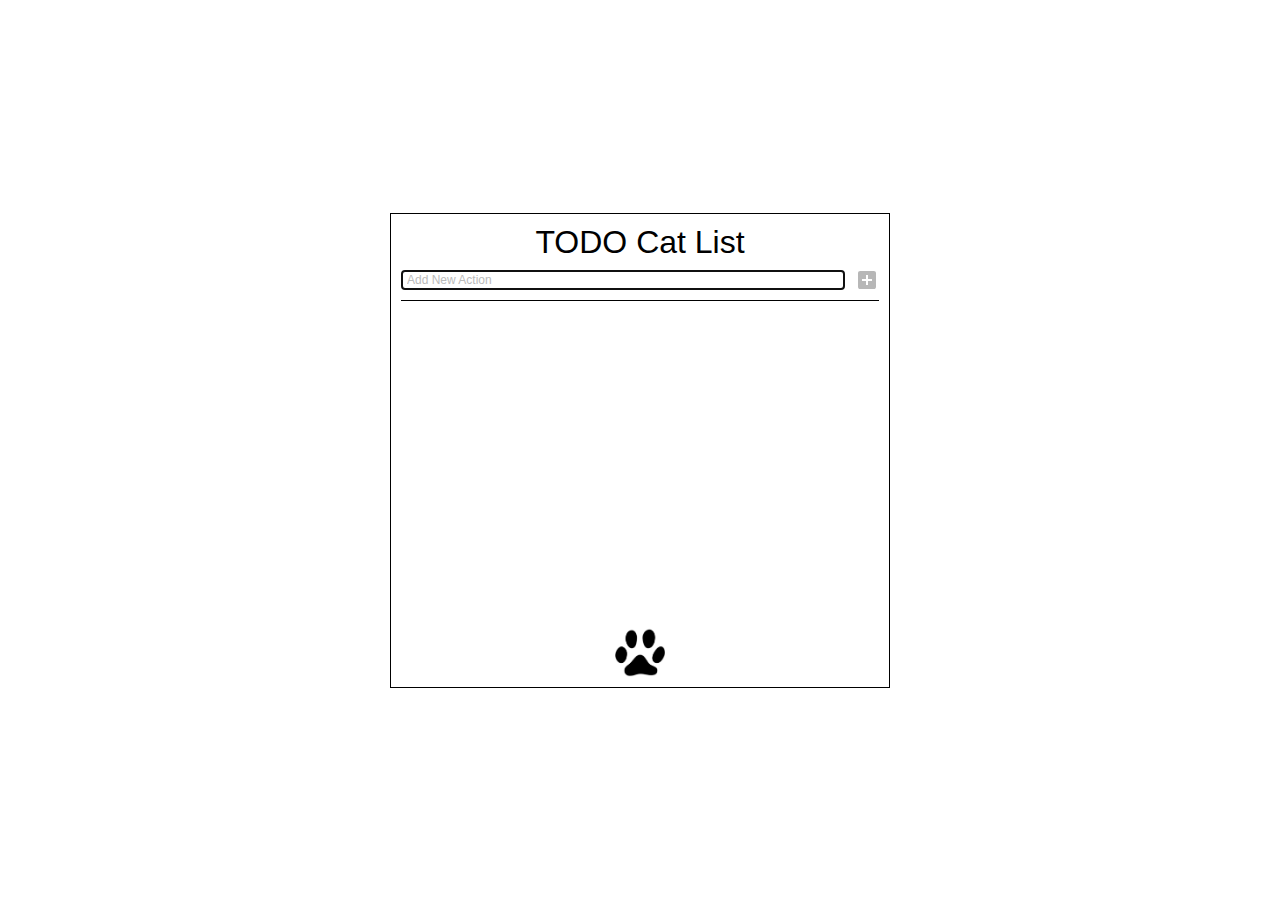
<file: FE_9_11_homework_dom/homework/index.html>
<!DOCTYPE html>
<html lang="en">
<head>
  <meta charset="UTF-8">
  <title>Homework 11 - TODO Cat List</title>
  <link rel="stylesheet" href="./assets/material-icons/material-icons.css">
  <link rel="stylesheet" href="./assets/styles.css">
</head>
<body>
  <div id="root" class="main_div">
    <section class="form_section">
      <header>
        <h1>TODO Cat List</h1>
        <p class="limit_line">Maximum item per list are created</p>
      </header>
      <div class="add_item_div">
        <input type="text" placeholder="Add New Action" class="add_item_input" autofocus>
        <button class="add_btn" disabled>
          <i class="material-icons">add_box</i>
        </button>
      </div>
      <ul class="my_list"></ul>
      <footer>
        <img class="cat_logo" src="assets/img/cat.png" alt="paw">
      </footer>
    </section>
  </div>
<script src="./src/app.js"></script>
</body>
</html>
</file>
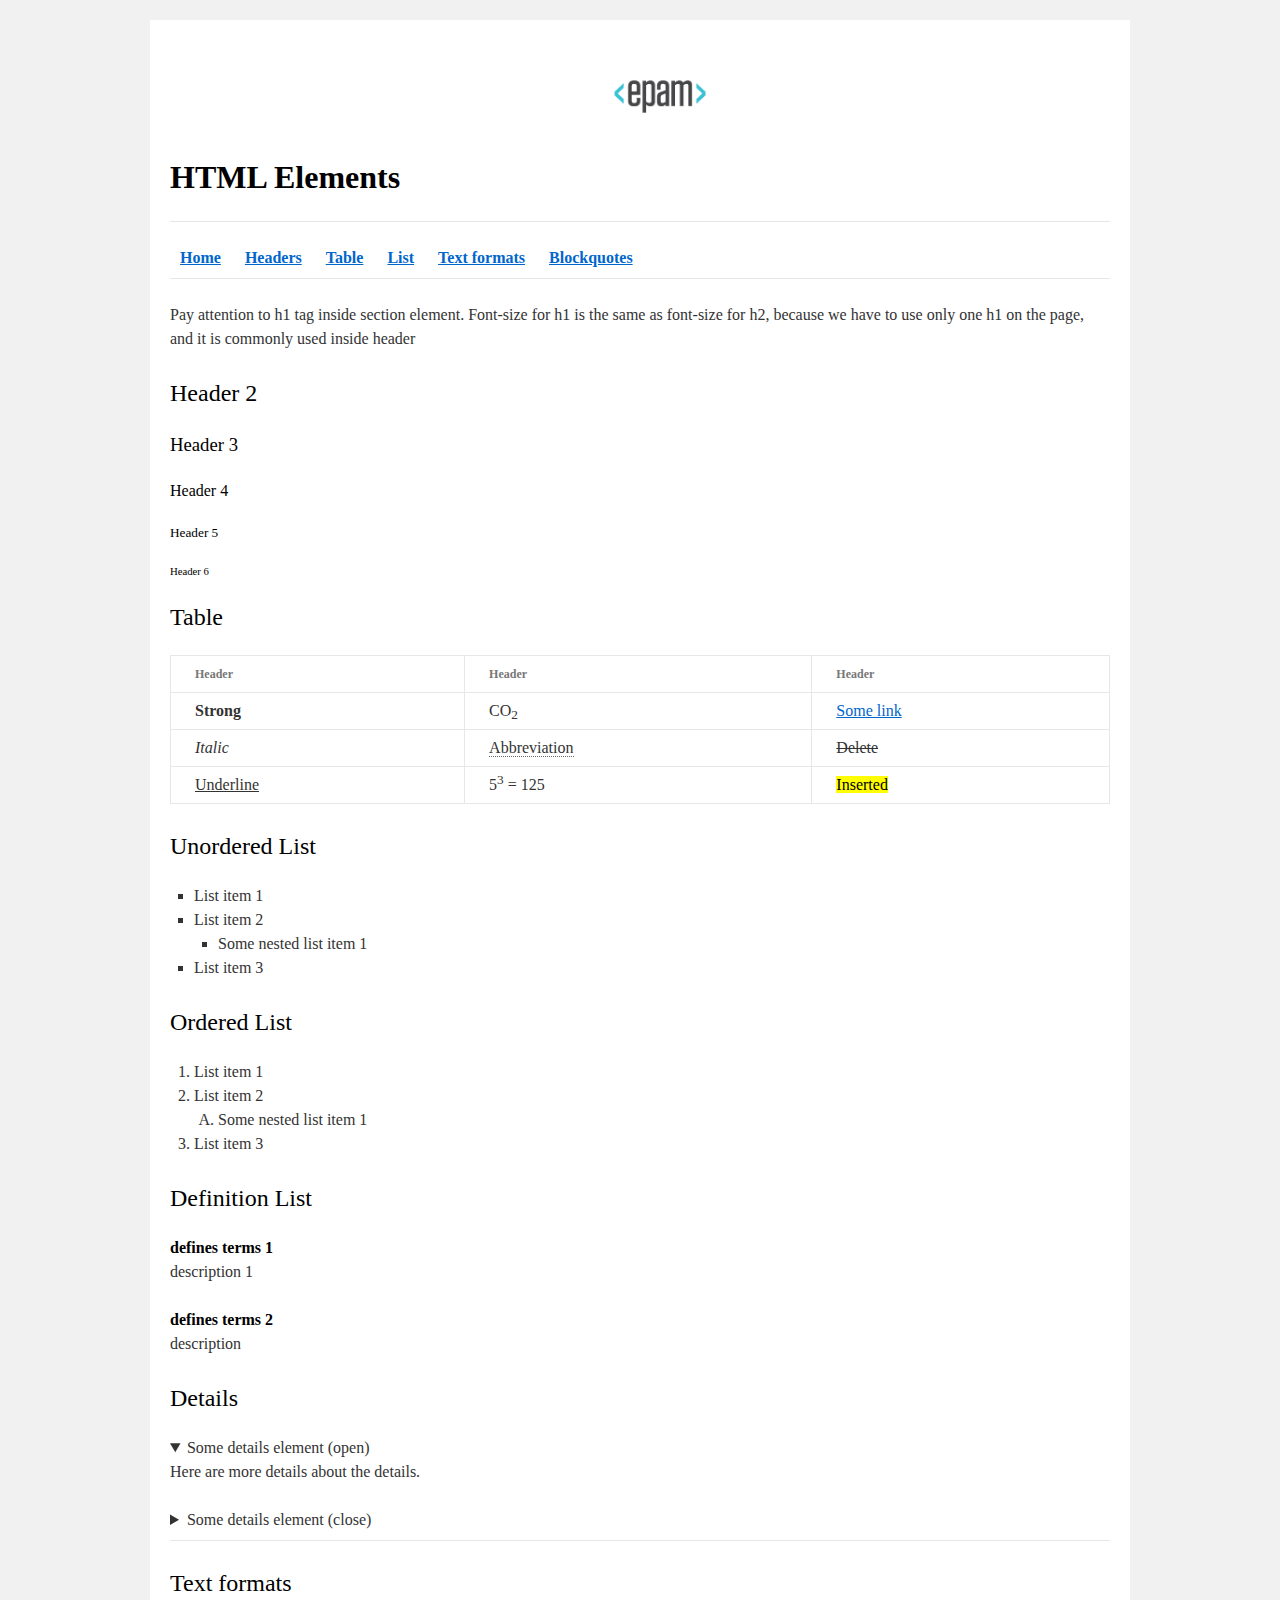
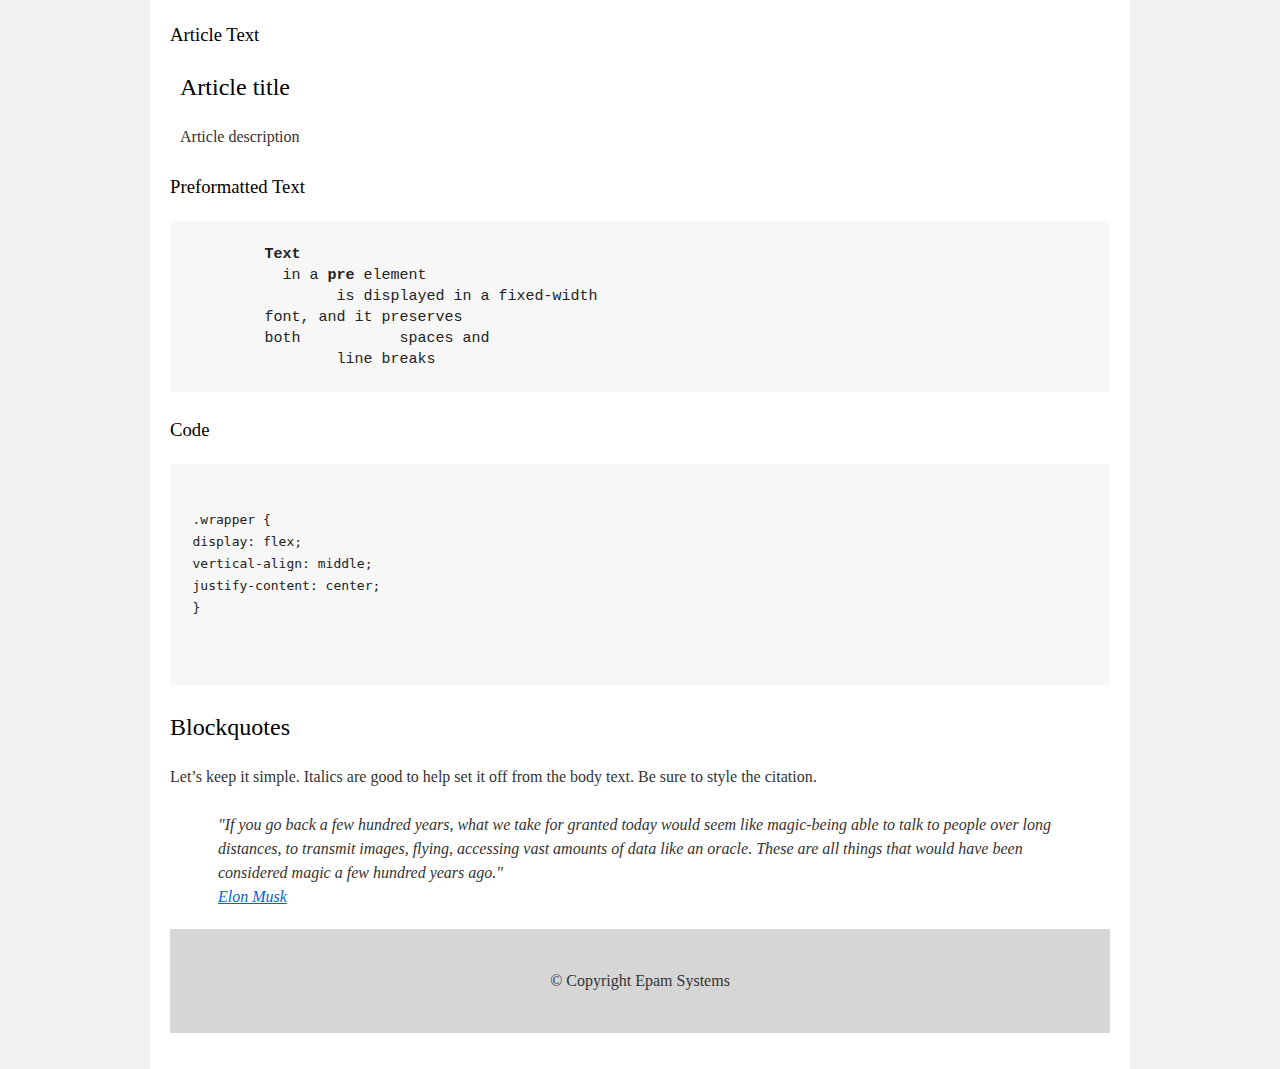
<file: FE_9_1_homework_html-basics/homework/index.html>
<!DOCTYPE html>
<html lang = "en">

<head>
  <meta charset="utf-8">
  <title>HTML Basics</title>
  <link rel="stylesheet" href="style.css">
</head>

<body>
  <div id="wrapper">
    <div id="main">
      <div id="container">
        <div id="content" role="main">
		
<header>
		<img src = "logo.png" alt="LOGO">
		<h1><b>HTML Elements</b></h1>

	<nav>
		<hr>		
		<a href = "#"><b>Home</b></a>
		<a href = "#Header"><b>Headers</b></a>
		<a  href = "#Table"><b>Table</b></a>
		<a  href = "#Lists"><b>List</b></a>
		<a  href = "#Formats"><b>Text formats</b></a>
		<a  href = "#Blockquotes"><b>Blockquotes</b></a>
		<hr>
	</nav>
	<p>
	Pay attention to h1 tag inside section element. Font-size for h1 is the same as font-size for h2, because we have to use only one h1 on the page, and it is commonly used inside header
	</p>
	<h2>Header 2</h2>
	<h3>Header 3</h3>
	<h4>Header 4</h4>
	<h5>Header 5</h5>
	<h6>Header 6</h6>

</header>


<section>
<h2>Table </h2>

<a id = "Table"></a>
	<table>
	<tr>
		<th>Header</th>
		<th>Header</th>
		<th>Header</th>
	</tr>
	<tr>
		<td><Strong>Strong</Strong></td>
		<td>CO<sub>2</sub> </td>
		<td><a href = "#">Some link</a></td>
	</tr>
	<tr>
	<td><em>Italic</em></td>
	<td><abbr>Abbreviation</abbr></td>
	<td><s>Delete</s></td>
	</tr>


	<tr>
	<td><u>Underline </u></td>
	<td>5<sup>3</sup> = 125</td>
	<td><mark>Inserted</mark></td>
	</tr>
	</table>
</section>

<section>
	<h2>Unordered List</h2>
	
	<a id = "Lists"></a>
	
	<ul>
		<li>List item 1</li>
		<li>List item 2
			<ul>
				<li>Some nested list item 1</li>
			</ul>
		</li>
		<li>List item 3</li>
	</ul>

	<h2>Ordered List</h2>

	<ol>
	<li>List item 1</li>
	<li>List item 2
		<ol type = "A"><li>Some nested list item 1</li></ol>
	</li>
	<li>List item 3</li>
	</ol>

	<h2>Definition List</h2>
	
	<dl>
		<dt>defines terms 1 </dt>
			<dd>description 1</dd>
		<dt>defines terms 2</dt>
			<dd>description </dd>
	</dl>
</section>

<section>
	<h2>Details</h2>
	
	 <details open="open">
		<summary>Some details element (open)</summary>
		Here are more details about the details.
	</details>
	<br>
	<details >
		<summary>Some details element (close)</summary>
		Here are more details about the details.
	</details>
	<hr>
	
</section>

<section>

<a id = "Formats"></a>
<h2>Text formats</h2>

<h3>Article Text</h3>
<article>
<h2>Article title</h2>
<p>Article description</p>
</article>


<h3>Preformatted Text</h3>

<pre>
	<b>Text</b>
	  in a <b>pre</b> element
		is displayed in a fixed-width
	font, and it preserves
	both           spaces and
		line breaks
</pre>
	
<h3>Code</h3>

<pre>
	<code>
.wrapper {
display: flex;
vertical-align: middle;
justify-content: center;
}

	</code>
</pre>

</section>

<section>
	<a id = "Blockquotes"></a>
	<h2>Blockquotes</h2>

	<p>Let’s keep it simple. Italics are good to help set it off from the body text. Be sure to style the citation.</p>

	<blockquote>
	<q>"If you go back a few hundred years, what we take for granted today would seem like magic-being able to talk to people over long distances, to transmit images, flying, accessing vast amounts of data like an oracle. These are all things that would have been considered magic a few hundred years ago."</q> 
	<br><a href = "#">Elon Musk</a>
	</blockquote>
</section>

<footer>
© Copyright Epam Systems
</footer>
		
          
        </div>
      </div>
    </div>
  </div>
</body>

</html>
</file>
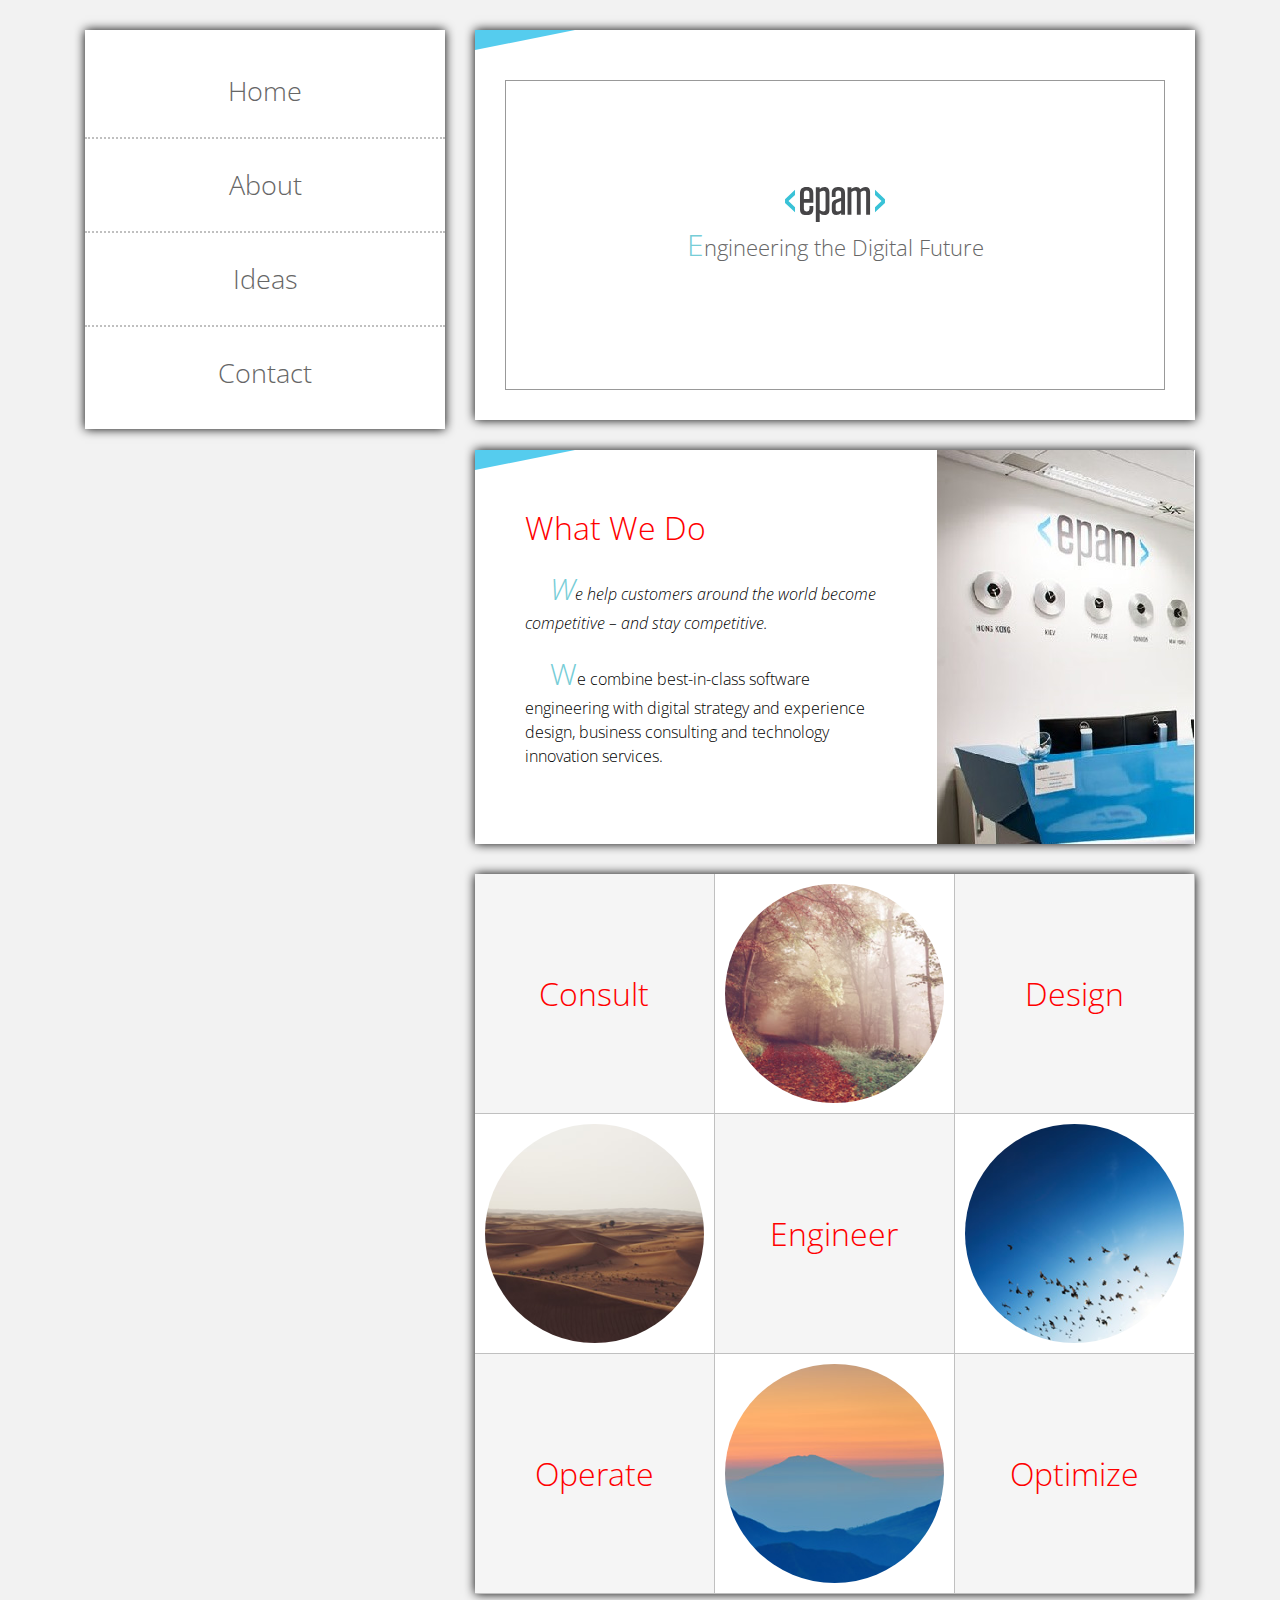
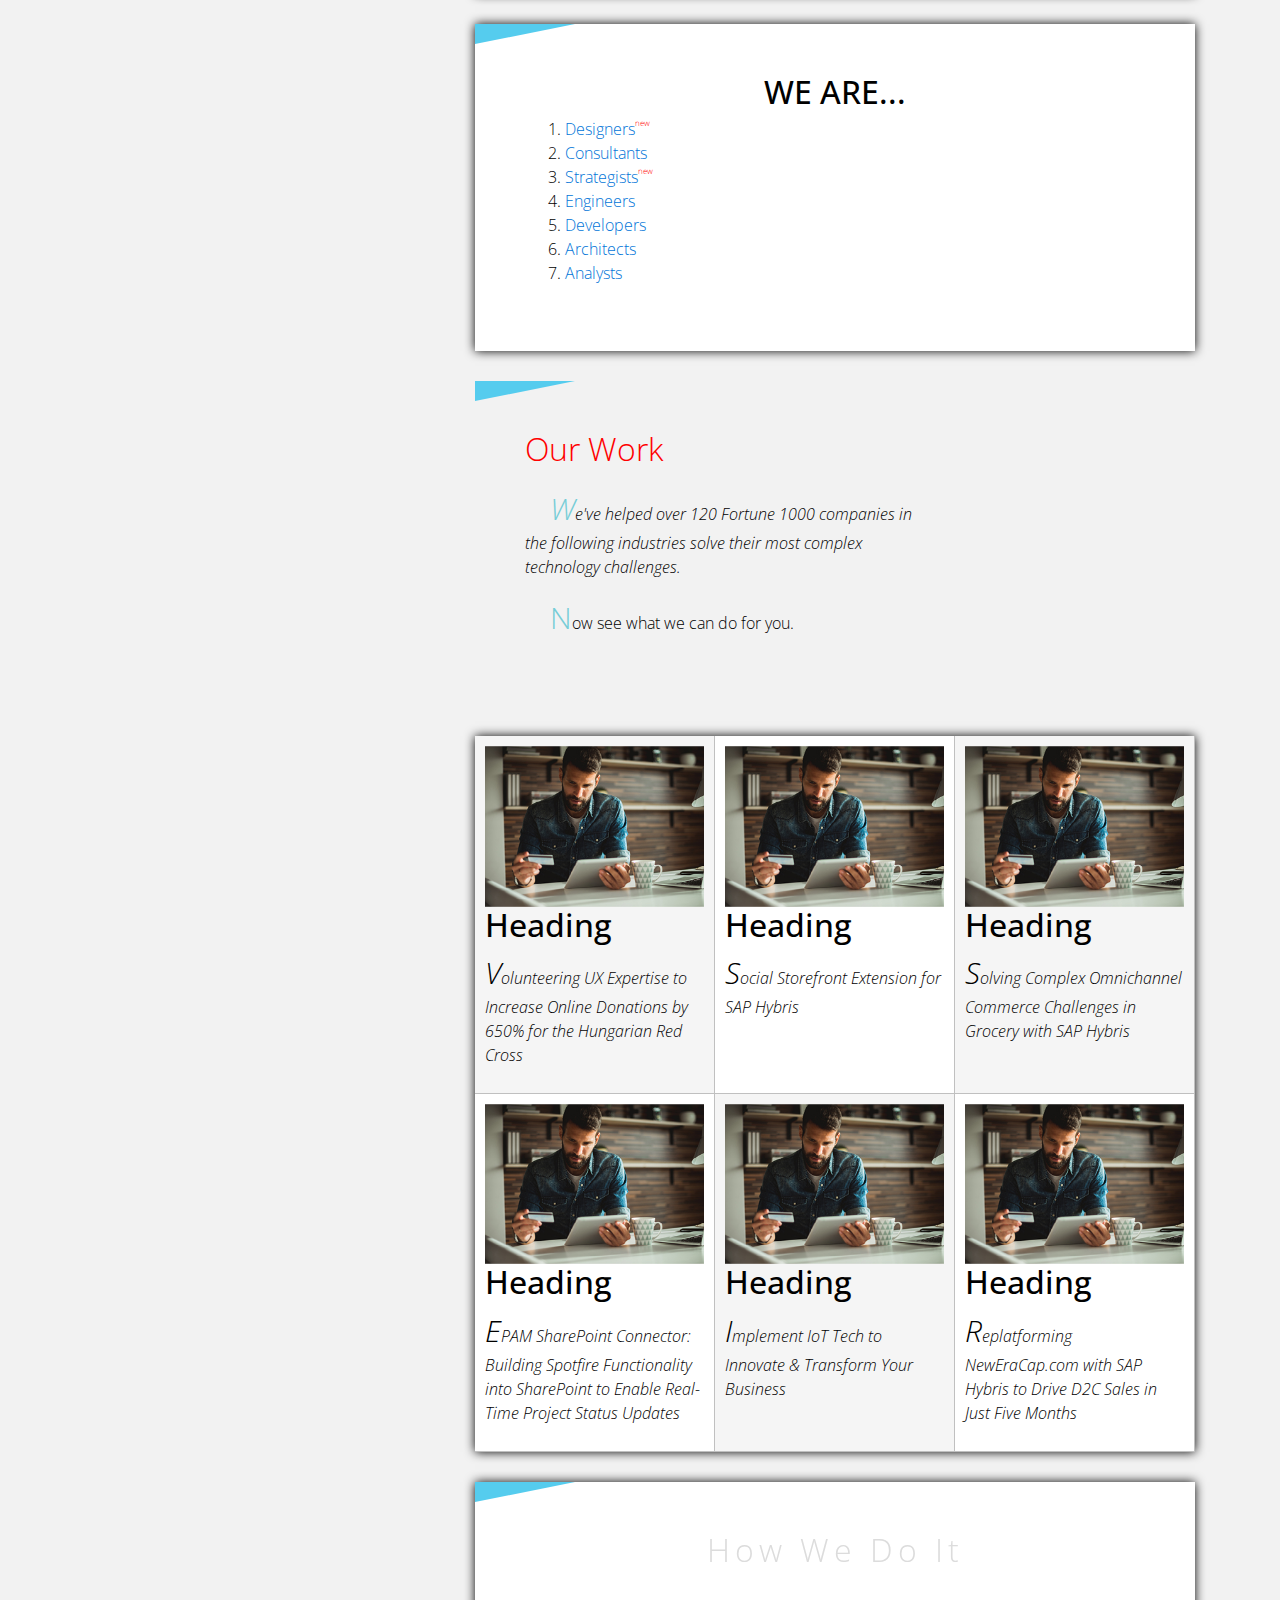
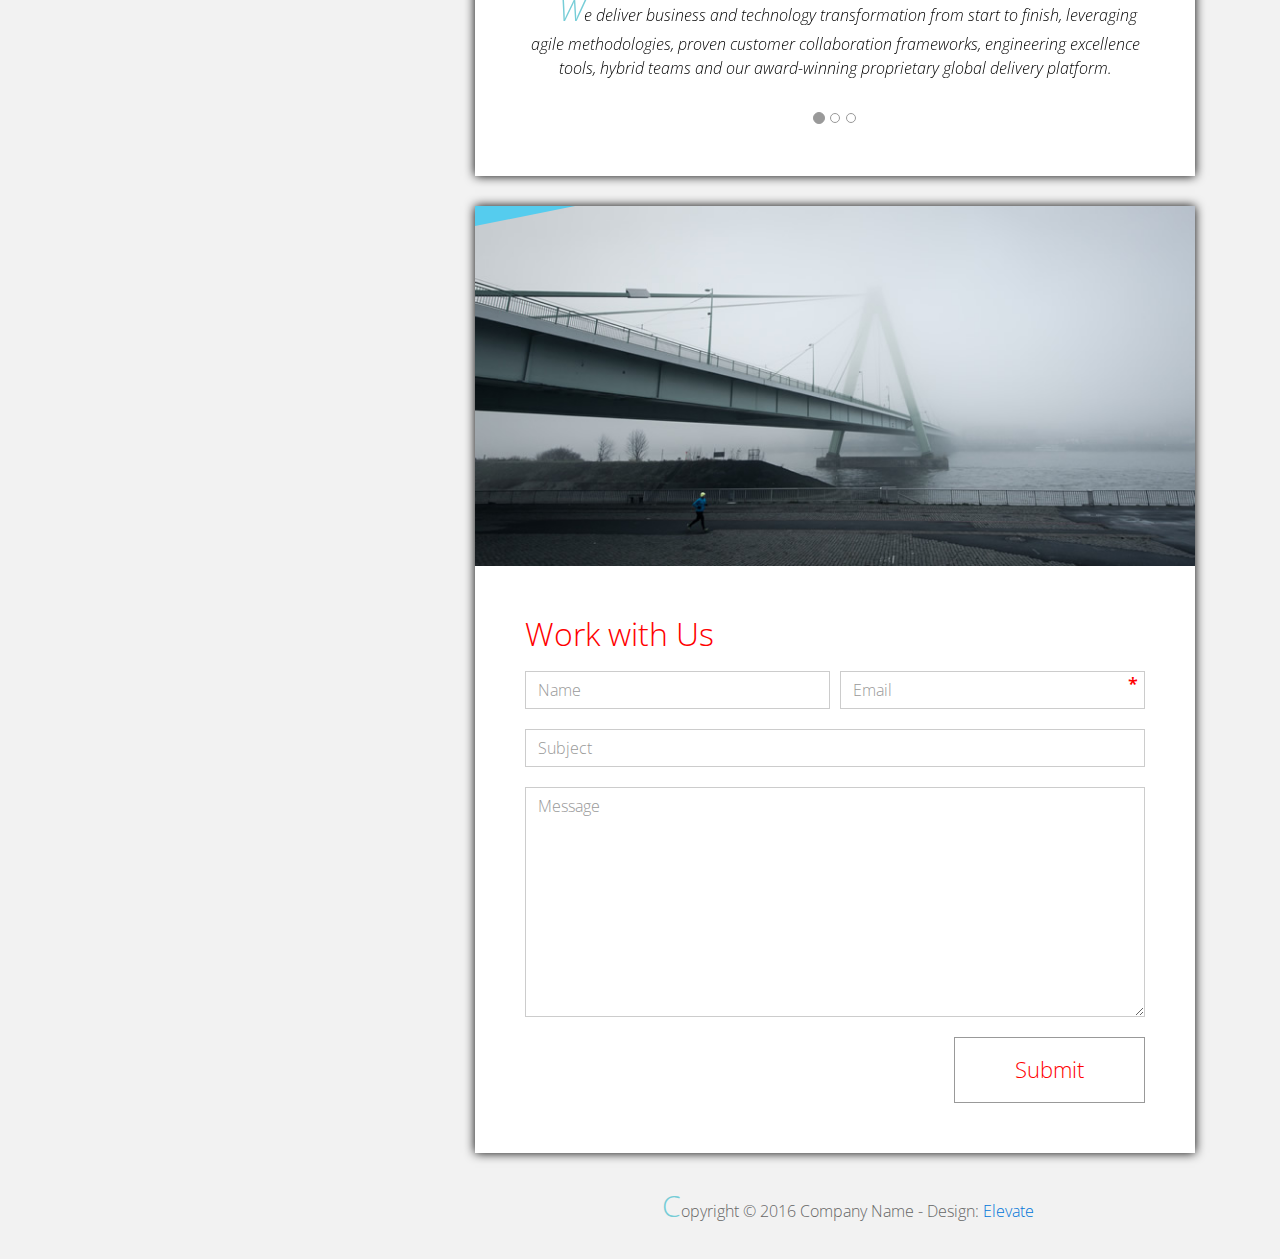
<file: FE_9_2_homework_css-basics/homework/index.html>
<!DOCTYPE html>
<html lang="en">
<head>
  <meta charset="utf-8">
  <meta http-equiv="X-UA-Compatible" content="IE=edge">
  <meta name="viewport" content="width=device-width, initial-scale=1">

  <title>CSS Basic HW</title>



  <!-- load stylesheets -->
  <link rel="stylesheet" href="http://fonts.googleapis.com/css?family=Open+Sans:300,400">
  <!-- Google web font "Open Sans" -->
  <link rel="stylesheet" href="css/bootstrap.min.css">
  <!-- Bootstrap style -->
  <link rel="stylesheet" href="css/general.css">
  <link rel="stylesheet" href="css/style.css">
  <!-- Templatemo style -->
</head>

<body>
<div class="container">

  <div class="tm-sidebar">
    <nav class="tm-main-nav">
      <ul>
        <li class="tm-nav-item"><a href="#home" class="tm-nav-item-link">Home</a></li>
        <li class="tm-nav-item"><a href="#about" class="tm-nav-item-link">About</a></li>
        <li class="tm-nav-item"><a href="#ideas" class="tm-nav-item-link">Ideas</a></li>
        <li class="tm-nav-item"><a href="#contact" class="tm-nav-item-link">Contact</a></li>
      </ul>
    </nav>
  </div>

  <div class="tm-main-content">

    <div id="home" class="tm-content-box margin-b-10">
      <div class="tm-banner">
        <div class="tm-banner-inner">
          <img src="img/EPAM_logo.svg" width="100" alt="">
          <p class="tm-banner-text">Engineering the Digital Future</p>
        </div>
      </div>
    </div>

    <section>
      <div class="tm-content-box flex-2-col">

        <div class="pad flex-item tm-team-description-container">
          <h2 class="tm-section-title">What We Do</h2>
          <p class="tm-section-description">We help customers around the world become competitive – and stay competitive.</p>
          <p class="tm-section-description"> We combine best-in-class software engineering with digital strategy and experience design, business consulting and technology innovation services.</p>
        </div>
        <div class="flex-item">
          <img src="img/image.jpg" alt="">
        </div>
        

      </div>
      <div id="about" class="tm-content-box">

        <ul class="boxes gallery-container">
          <li class="box box-bg">
            <h2 class="tm-section-title tm-section-title-box tm-box-bg-title">Consult</h2>
          </li>
          <li class="box">
            <a href="img/idea-large-01.jpg"><img src="img/idea-01.jpg" alt="Image"
                                                 class="img-fluid thumbnail"></a>
          </li>
          <li class="box box-bg">
            <h2 class="tm-section-title tm-section-title-box tm-box-bg-title">Design</h2>
          </li>
          <li class="box">
            <a href="img/idea-large-02.jpg"><img src="img/idea-02.jpg" alt="Image"
                                                 class="img-fluid thumbnail"></a>
          </li>
          <li class="box box-bg">
            <h2 class="tm-section-title tm-section-title-box tm-box-bg-title">Engineer</h2>
          </li>
          <li class="box">
            <a href="img/idea-large-03.jpg"><img src="img/idea-03.jpg" alt="Image"
                                                 class="img-fluid thumbnail"></a>
          </li>
          <li class="box box-bg">
            <h2 class="tm-section-title tm-section-title-box tm-box-bg-title">Operate</h2>
          </li>
          <li class="box">
            <a href="img/idea-large-04.jpg"><img src="img/idea-04.jpg" alt="Image"
                                                 class="img-fluid thumbnail"></a>
          </li>
          <li class="box box-bg">
            <h2 class="tm-section-title tm-section-title-box tm-box-bg-title">Optimize</h2>
          </li>
        </ul>

      </div>

    </section>

    <!-- slider -->
    <section class="heading tm-content-box">
      <div class="pad">
        <h2> WE ARE...</h2>
        <ol>
          <li><a href="index.html" class="text">Designers</a></li>
          <li><a href="index.html">Consultants</a></li>
          <li><a href="#" class="text">Strategists</a></li>
          <li><a href="#">Engineers</a></li>
          <li><a href="#">Developers</a></li>
          <li><a href="#">Architects</a></li>
          <li><a href="#">Analysts</a></li>
        </ol>
      </div>
    </section>

    <section class="blocks">
       <div class="pad flex-item tm-team-description-container">
          <h2 class="tm-section-title">Our Work</h2>
          <p class="tm-section-description">We've helped over 120 Fortune 1000 companies in the following industries solve their most complex technology challenges. </p>
          <p class="tm-section-description"> Now see what we can do for you.</p>
        </div>
      <div class="tm-content-box flex-2-col">
      </div>
      <div  class="tm-content-box">
        <ul class="boxes gallery-container">
          <li class="box">
            <img src="img/image-1.jpg" alt="Image" class="img-fluid">
            <div>
              <h2>Heading</h2>
              <p>Volunteering UX Expertise to Increase Online Donations by 650% for the Hungarian Red Cross</p>
            </div>
          </li>
          <li class="box">
            <img src="img/image-1.jpg" alt="Image" class="img-fluid">
            <div>
              <h2>Heading</h2>
              <p>Social Storefront Extension for SAP Hybris</p>
            </div>
          </li>
          <li class="box">
            <img src="img/image-1.jpg" alt="Image" class="img-fluid">
            <div>
              <h2>Heading</h2>
              <p>Solving Complex Omnichannel Commerce Challenges in Grocery with SAP Hybris</p>
            </div>
          </li>
          <li class="box">
            <img src="img/image-1.jpg" alt="Image" class="img-fluid">
            <div>
              <h2>Heading</h2>
              <p>EPAM SharePoint Connector: Building Spotfire Functionality into SharePoint to Enable Real-Time Project Status Updates</p>
            </div>
          </li>
          <li class="box">
            <img src="img/image-1.jpg" alt="Image" class="img-fluid">
            <div>
              <h2>Heading</h2>
              <p>Implement IoT Tech to Innovate &amp; Transform Your Business</p>
            </div>
          </li>
          <li class="box">
            <img src="img/image-1.jpg" alt="Image" class="img-fluid">
            <div>
              <h2>Heading</h2>
              <p>Replatforming NewEraCap.com with SAP Hybris to Drive D2C Sales in Just Five Months</p>
            </div>
          </li>
        </ul>

      </div>
    </section>

    <section id="ideas">
      <div id="tmCarousel" class="carousel slide tm-content-box" data-ride="carousel">

        <ol class="carousel-indicators">
          <li data-target="#tmCarousel" data-slide-to="0" class="active"></li>
          <li data-target="#tmCarousel" data-slide-to="1" class=""></li>
          <li data-target="#tmCarousel" data-slide-to="2" class=""></li>
        </ol>

        <div class="carousel-inner" role="listbox">

          <div class="carousel-item active">
            <div class="carousel-content">
              <div class="flex-item">
                <h2 class="tm-section-title">How We Do It</h2>
                <p class="tm-section-description carousel-description">We deliver business and technology transformation from start to finish, leveraging agile methodologies, proven customer collaboration frameworks, engineering excellence tools, hybrid teams and our award-winning proprietary global delivery platform.</p>
              </div>
            </div>
          </div>

          <div class="carousel-item">
            <div class="carousel-content">
              <div class="flex-item">
                <h2 class="tm-section-title">Our Clients</h2>
                <p class="tm-section-description carousel-description">Lorem ipsum dolor sit amet,
                  consectetur adipiscing elit. Quisque vel nisi pharetra nibh varius pharetra ac
                  sagittis nisi. Etiam pharetra vestibulum hendrerit. Pellentesque interdum metus
                  sed massa rutrum.</p>
              </div>
            </div>
          </div>

          <div class="carousel-item">
            <div class="carousel-content">
              <div class="flex-item">
                <h2 class="tm-section-title">Our Projects</h2>
                <p class="tm-section-description carousel-description">Donec ex libero, fringilla
                  vitae purus sit amet, rhoncus pharetra lorem. Pellentesque id sem id lacus
                  ultricies vehicula. Aliquam rutrum mi non. Pellentesque interdum metus sed massa
                  rutrum.</p>
              </div>
            </div>
          </div>

        </div>

      </div>
    </section>

    <section class="tm-content-box">
      <img src="img/contact.jpg" alt="Contact image" class="img-fluid">

      <div id="contact" class="pad">
        <h2 class="tm-section-title">Work with Us</h2>
        <form action="#contact" method="get" class="contact-form">

          <div class="form-group col-xs-12 col-sm-12 col-md-6 col-lg-6 form-group-2-col-left">
            <input type="text" id="contact_name" name="contact_name" class="form-control"
                   placeholder="Name" required/>
          </div>
          <div class="form-group col-xs-12 col-sm-12 col-md-6 col-lg-6 form-group-2-col-right mandatory-field">
            <input type="email" id="contact_email" name="contact_email" class="form-control"
                   placeholder="Email" required/>
          </div>
          <div class="form-group">
            <input type="text" id="contact_subject" name="contact_subject" class="form-control"
                   placeholder="Subject" required/>
          </div>
          <div class="form-group">
            <textarea id="contact_message" name="contact_message" class="form-control" rows="9"
                      placeholder="Message" required></textarea>
          </div>

          <button type="submit" class="btn btn-primary submit-btn">Submit</button>

        </form>
      </div>
    </section>

    <footer class="tm-footer">
      <p class="text-xs-center">Copyright &copy; 2016 Company Name

        - Design: <a rel="nofollow" href="http://www.templatemo.com/tm-481-elevate"
                     target="_parent">Elevate</a></p>
    </footer>

  </div>

</div>

</body>
</html>
</file>
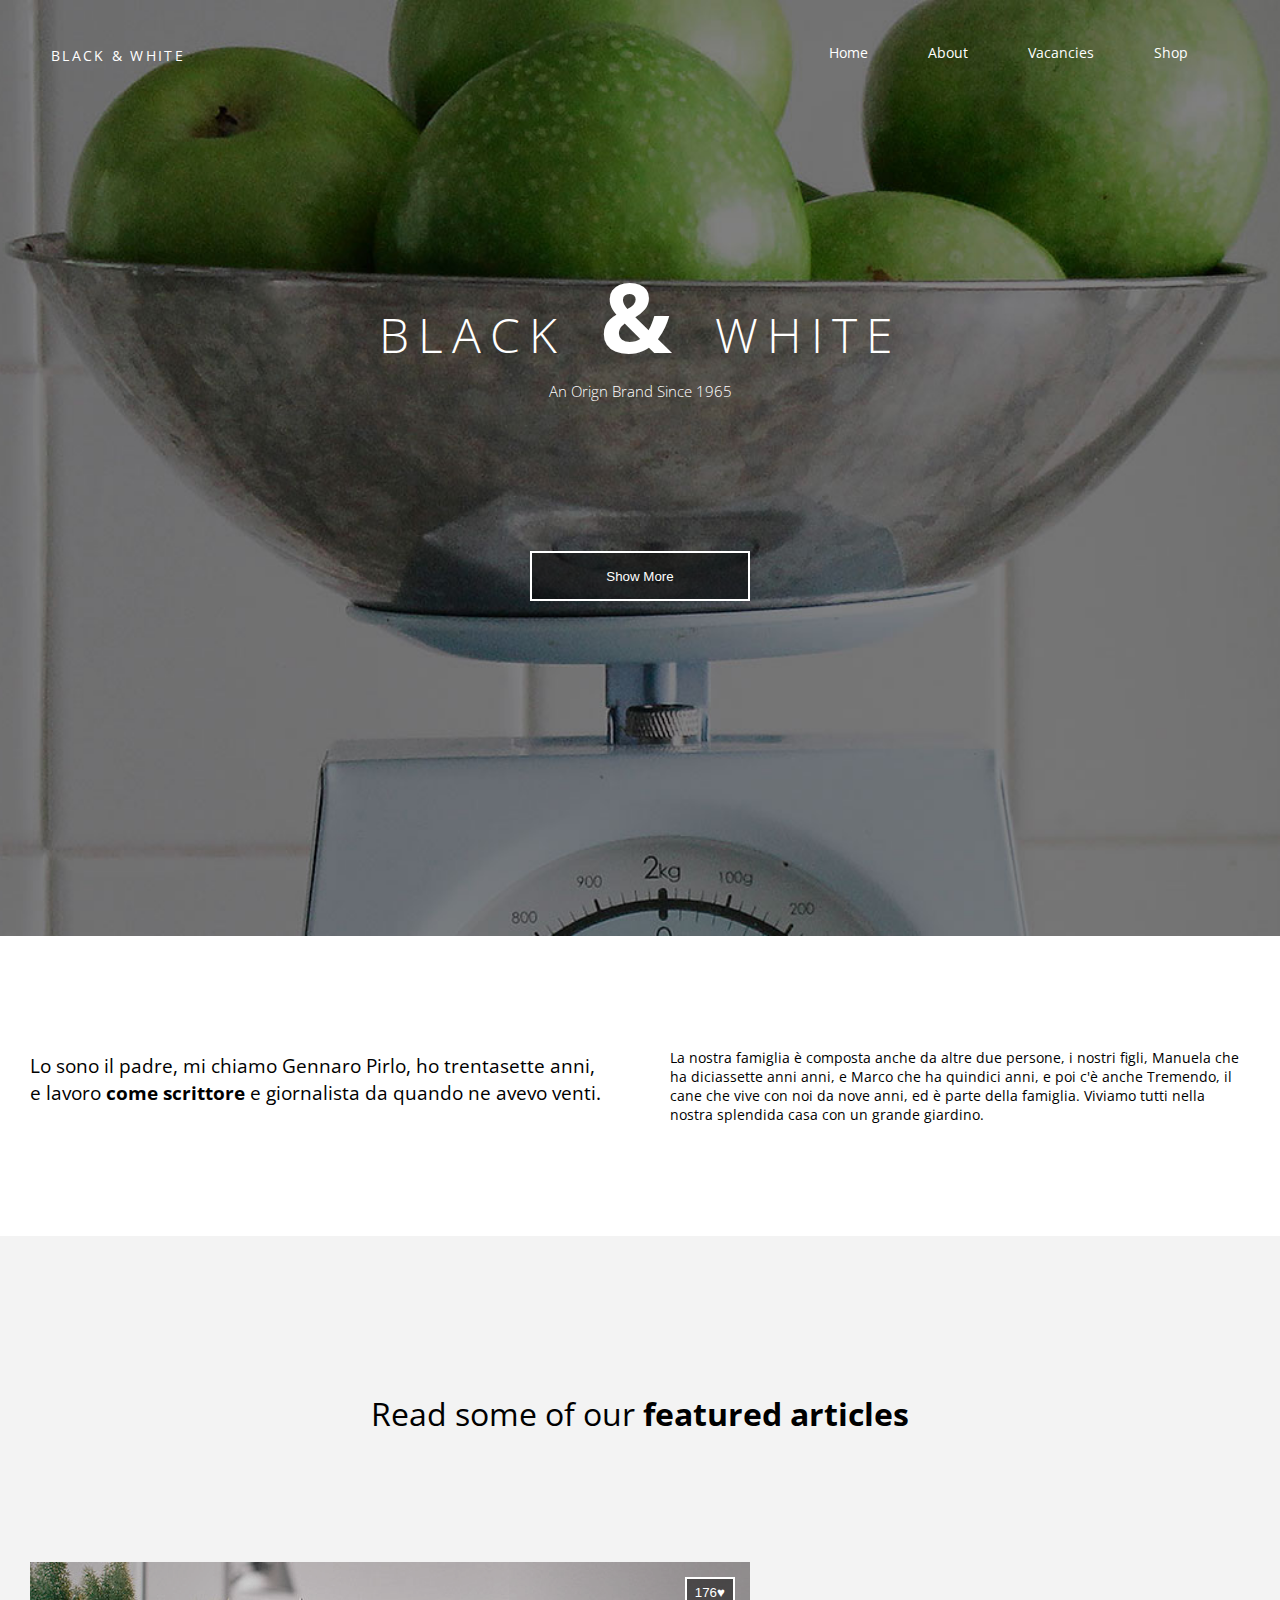
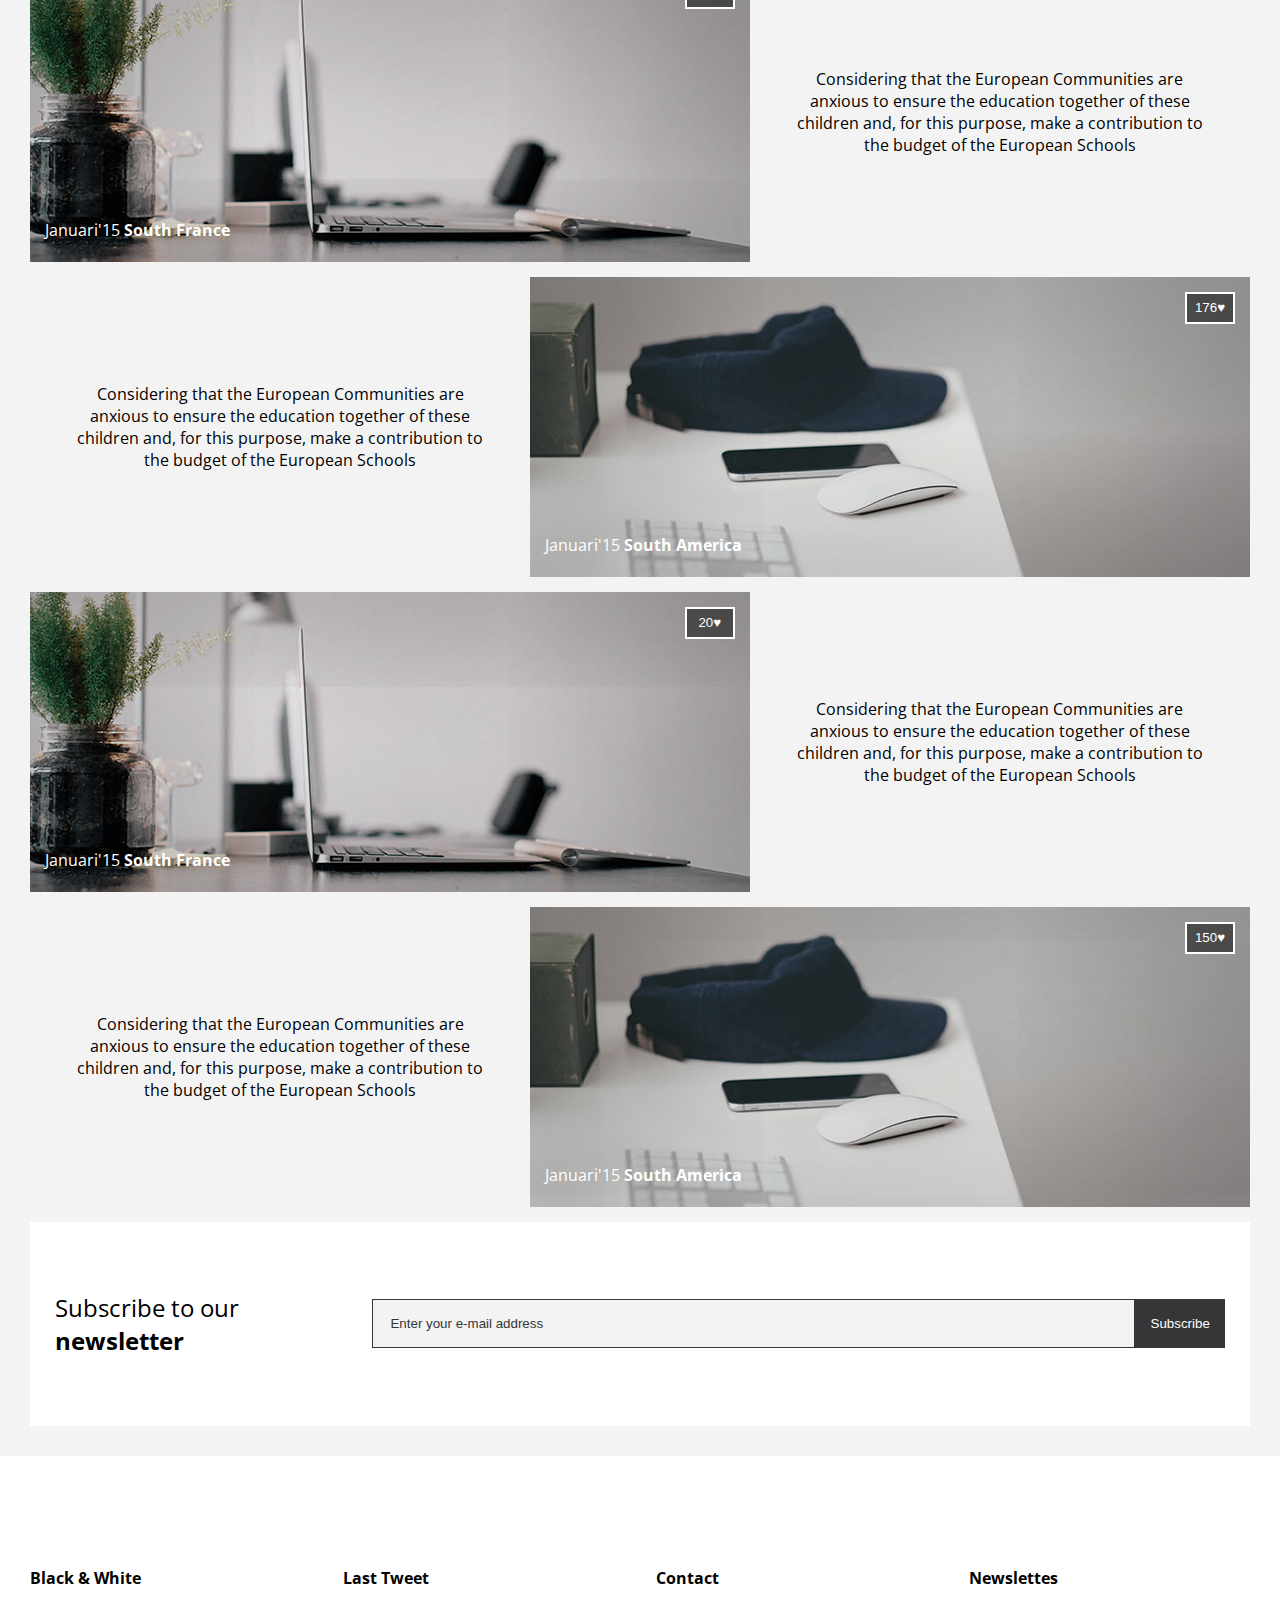
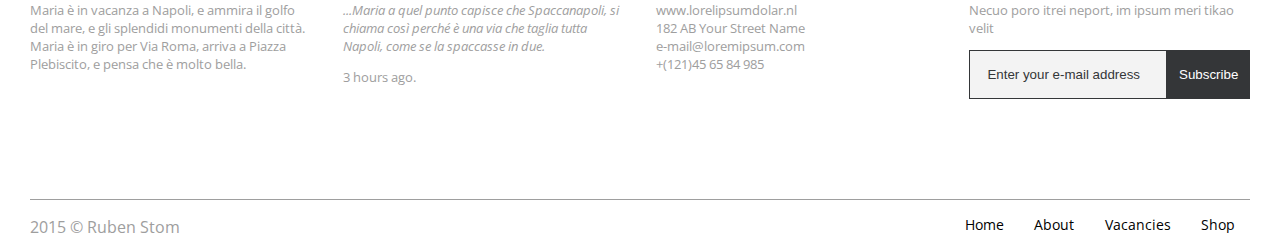
<file: FE_9_4_homework_css-layouts/homework/index.html>
<!DOCTYPE html>
<html lang="en">
<head>
  <meta charset="UTF-8">
  <meta name="viewport" content="width=device-width, initial-scale=1.0">
  <meta http-equiv="X-UA-Compatible" content="ie=edge">
  <title>CSS Layouts</title>
  <link rel = "stylesheet" href ="css/Style.css">
  <link href="https://fonts.googleapis.com/css?family=Open+Sans"  rel='stylesheet' type='text/css'> 
</head>
<body>
  <header>
    <p class="top-left">Black & White</p>
    <ol class="menu-container">
        <li><a href="" class="menu-a">Home</a></li>
        <li><a href="" class="menu-a">About</a></li>
        <li><a href="" class="menu-a">Vacancies</a></li>
        <li><a href="" class="menu-a">Shop</a></li>
    </ol>
    <h1 class="header-center-text">Black<span> & </span>White</h1>
    <p class="header-center-small-text">An Orign Brand Since 1965</p>

    <button class="button-design">Show More</button>

  </header>
  <section id="underheader">
    <h2>Lo sono il padre, mi chiamo Gennaro Pirlo, ho trentasette anni, e lavoro 
      <span>come scrittore </span>e giornalista 
       da quando ne avevo venti. </h2>
    <h2> La nostra famiglia è composta anche da altre due persone, i nostri figli, Manuela che ha diciassette anni anni, e Marco che ha quindici anni, e poi c'è anche Tremendo, il cane che vive con noi da nove anni, ed è parte della famiglia. Viviamo tutti nella nostra splendida casa con un grande giardino.
    </h2>
  </section>
  <section class="post-section">

  <h2>Read some of our <span>featured articles</span></h2>


    <article class="post-article">
      <div> 
        <button class="like-button">176♥</button>
        <p class="image-description">Januari'15 <span>South France</span> </p>
      </div>
      <h2 class="post-text">Considering that the European Communities are anxious to ensure the education together of
          these children and, for this purpose, make a contribution to the budget of the European
          Schools </h2>
    </article>
    <article class="post-article">
        <div> 
          <button class="like-button">176♥</button>
          <p class="image-description">Januari'15 <span>South America</span> </p>
        </div>
        <h2 class="post-text">Considering that the European Communities are anxious to ensure the education together of
            these children and, for this purpose, make a contribution to the budget of the European
            Schools </h2>
      </article>
      <article class="post-article">
          <div> 
            <button class="like-button">20♥</button>
            <p class="image-description">Januari'15 <span>South France</span> </p>
          </div>
          <h2 class="post-text">Considering that the European Communities are anxious to ensure the education together of
              these children and, for this purpose, make a contribution to the budget of the European
              Schools </h2>
        </article>
        <article class="post-article">
            <div> 
              <button class="like-button">150♥</button>
              <p class="image-description">Januari'15 <span>South America</span> </p>
            </div>
            <h2 class="post-text">Considering that the European Communities are anxious to ensure the education together of
                these children and, for this purpose, make a contribution to the budget of the European
                Schools </h2>
          </article>


          <div class="email-div">
            <p>Subscribe to our  <span>newsletter</span></p>
            
              <input type="text" placeholder="Enter your e-mail address">
              <button>Subscribe</button>
            
          </div>
  </section>
  <footer>
    <div class="footer-column">
      <div>
        <h1>Black & White</h1>
        <p>Maria è in vacanza a Napoli, e ammira il golfo del mare, e gli splendidi monumenti della città. Maria è in giro per Via Roma, arriva a Piazza Plebiscito, e pensa che è molto bella.</p>
      </div>
      <div>
        <h1>Last Tweet</h1>
        <p>...Maria a quel punto capisce che Spaccanapoli, si chiama così perché è una via che taglia tutta Napoli, come se la spaccasse in due.</p>
        <p style="font-style: normal"> 3 hours ago.</p>
      </div>
      <div>
        <h1>Contact</h1>
        <p>www.lorelipsumdolar.nl  <br>
          182 AB Your Street Name<br>
          e-mail@loremipsum.com<br>
          +(121)45 65 84 985
        </p>
      </div>
      <div>
          <h1>Newslettes</h1>
          <p>Necuo poro itrei neport, im ipsum meri tikao velit</p>
          <div class="footer-email-div">
          <input id="inputfiled" type="text" placeholder="Enter your e-mail address">
          <button class="inputbutton">Subscribe</button>
        </div>
      </div>
    </div>
    <div class="footer-bottom">
        <p>2015 &#xa9; Ruben Stom</p>
        <ol class="footer-menu-container">
            <li><a href="" class="footer-menu-li">Home</a></li>
            <li><a href="" class="footer-menu-li">About</a></li>
            <li><a href="" class="footer-menu-li">Vacancies</a></li>
            <li><a href="" class="footer-menu-li">Shop</a></li>
        </ol>
    </div>
  </footer>
    <!-- Your code goes here -->
</body>
</html>
</file>
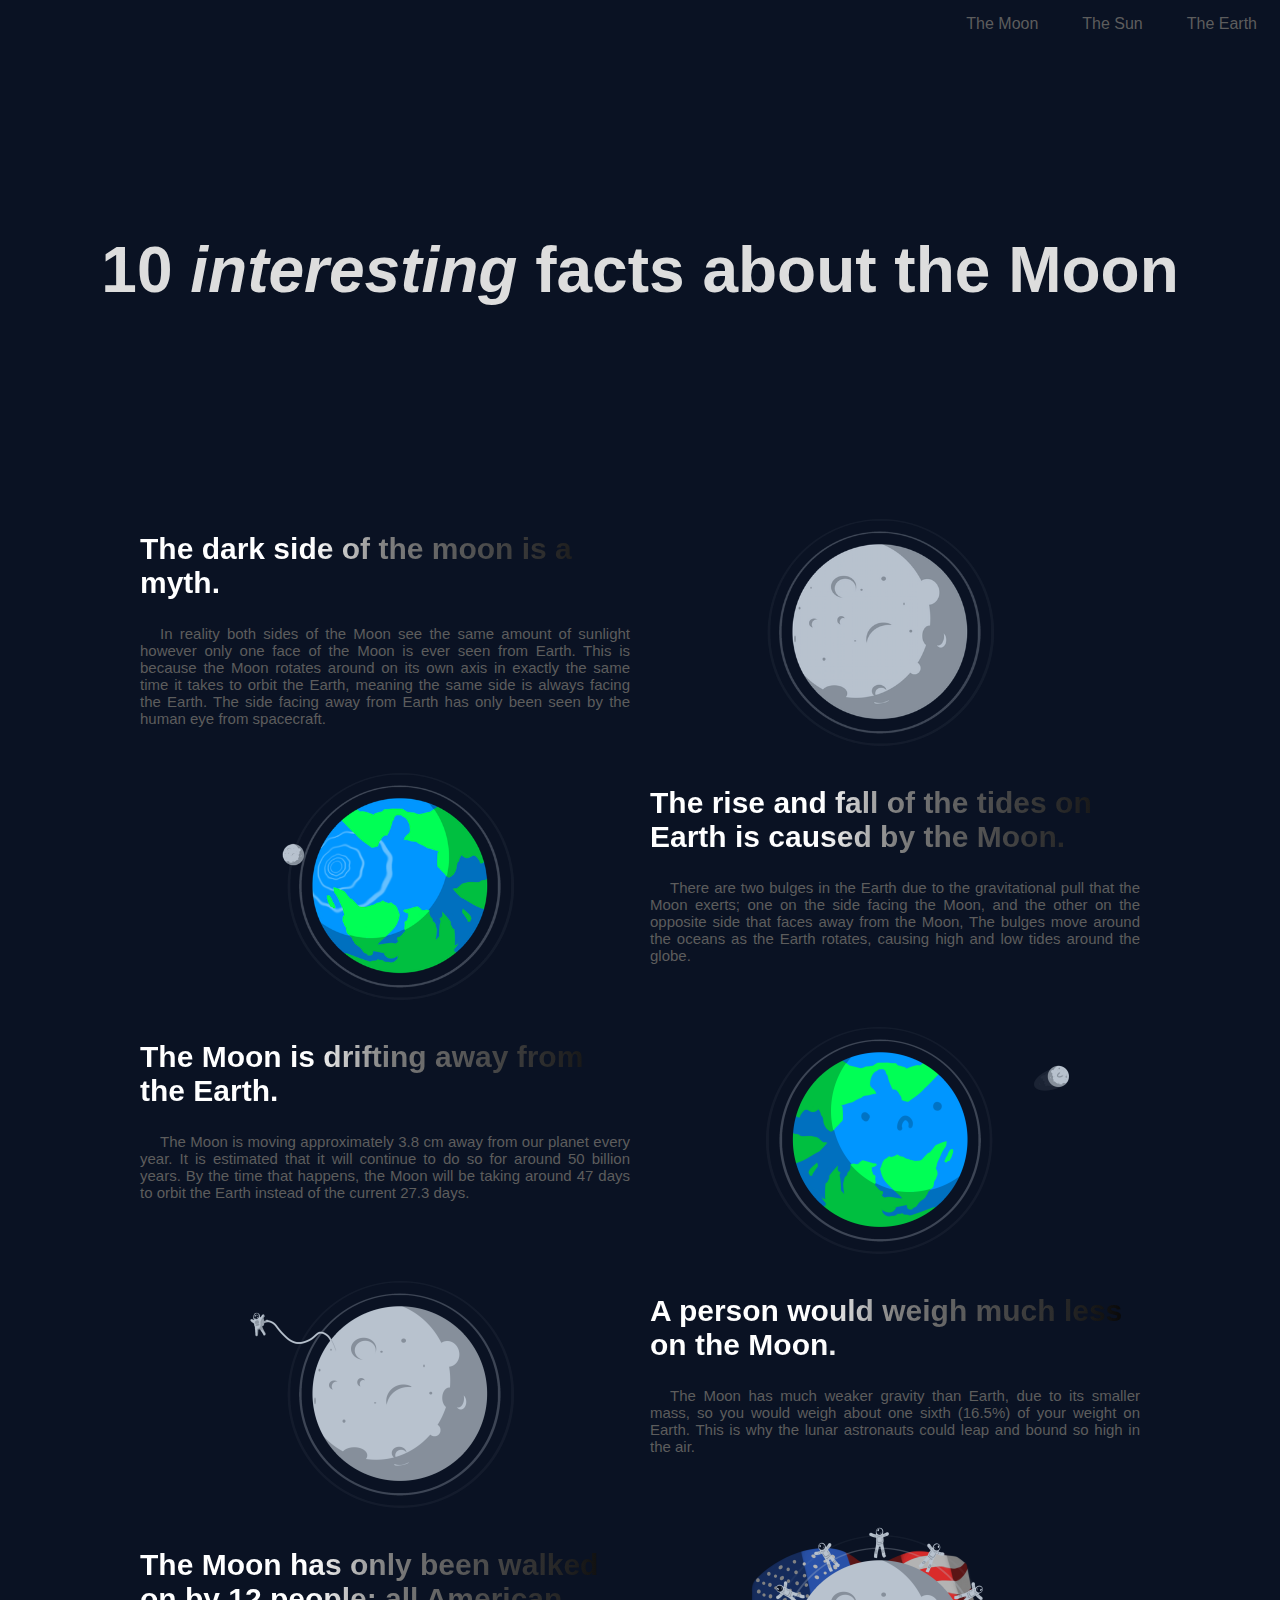
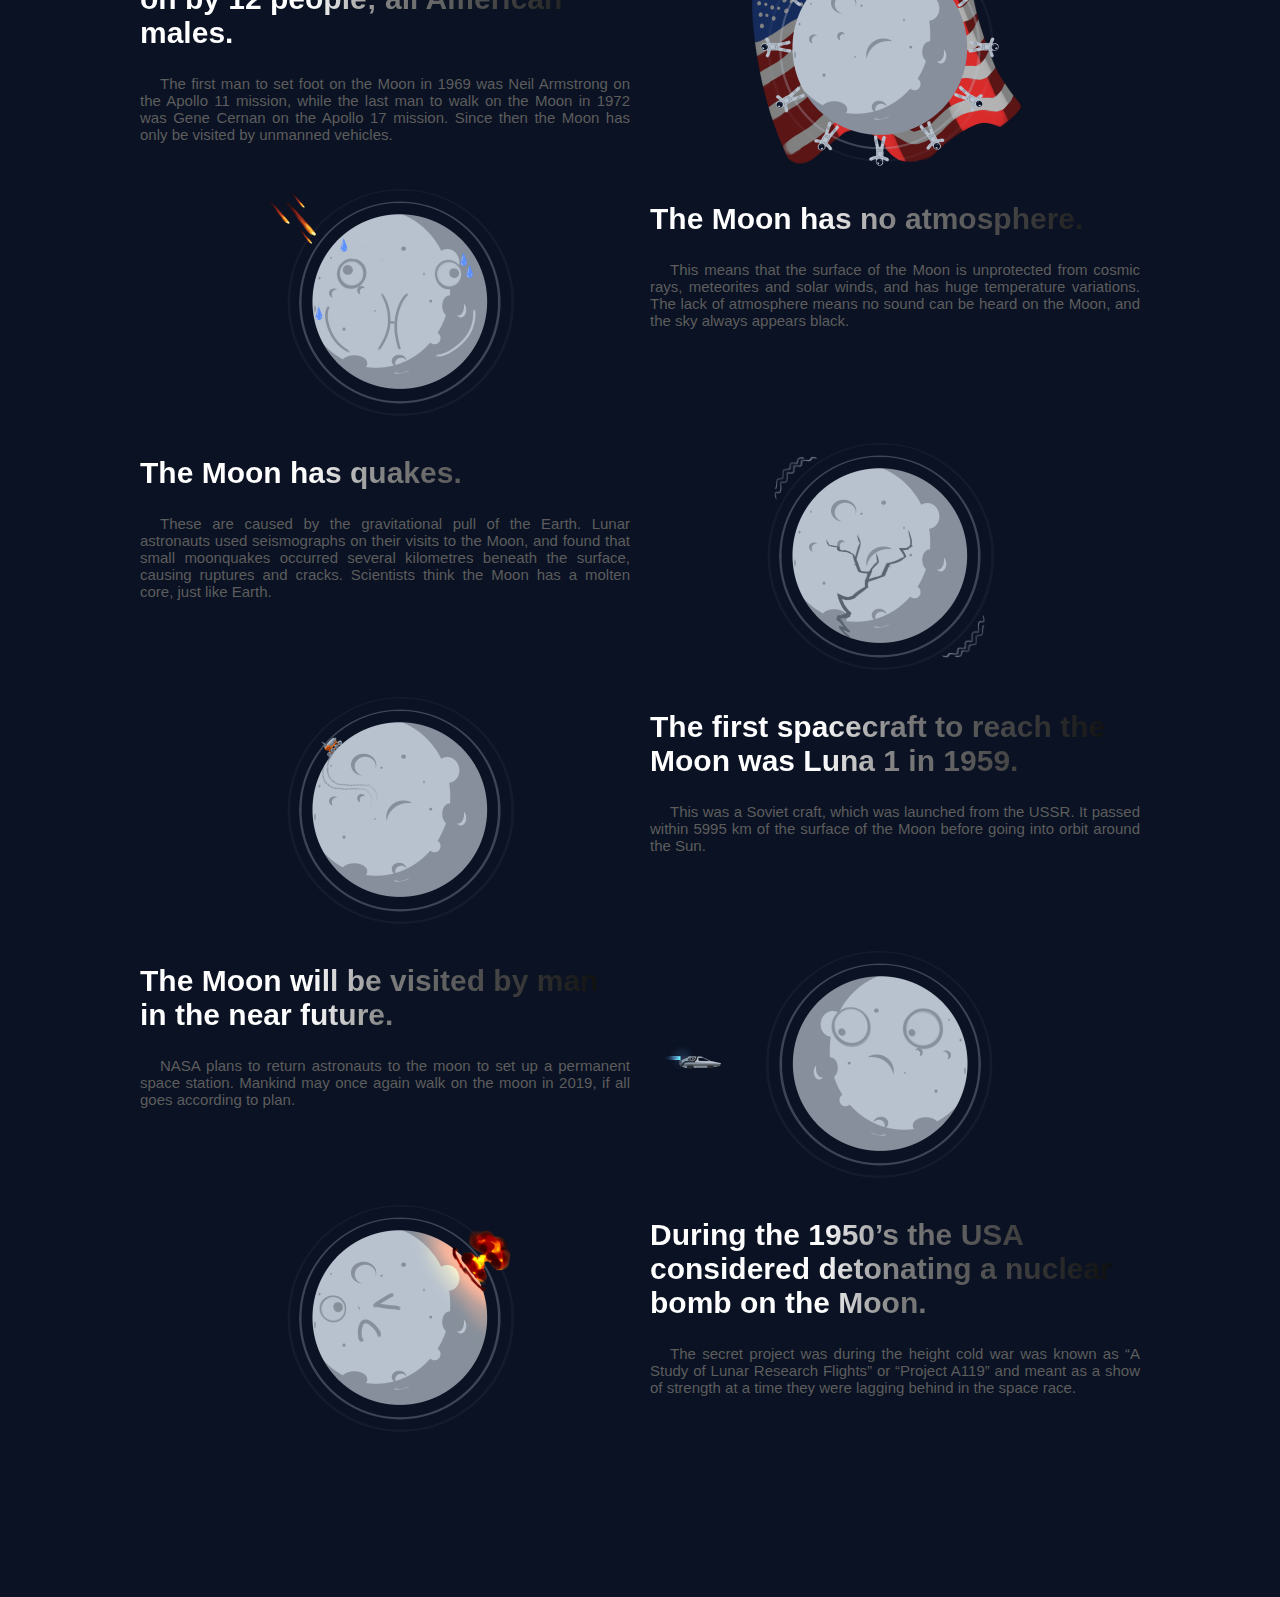
<file: FE_9_5_homework_responsive/homework/src/index.html>
<!DOCTYPE html>
<html lang="en">
<head>
  <meta charset="UTF-8">
  <meta name="viewport" content="width=device-width, initial-scale=1.0">
  <meta http-equiv="X-UA-Compatible" content="ie=edge">
  <link rel="stylesheet" href="styles.css">
  <title>Responsive</title>
</head>
<body>
  <header>
    <div class="menu">
      <a href="../src/index.html">The Moon</a>
      <a href="#sun">The Sun</a>
      <a href="#earth">The Earth</a>
    </div>
    <h1>10 <span>interesting</span> facts about the Moon</h1>
  </header>


  
    <div id="to-top-button">
        <a href="#top">UP</a>
     </div>


  <article class="moon-post">
    <div class= "post-text">
      <h2>The dark side of the moon is a myth. </h2>
      <p>In reality both sides of the Moon see the same amount of sunlight however only one face of the Moon is ever seen from Earth. This is because the Moon rotates around on its own axis in exactly the same time it takes to orbit the Earth, meaning the same side is always facing the Earth. The side facing away from Earth has only been seen by the human eye from spacecraft.
        </p>
    </div>
    <div class="post-img-div">
      <img src="../assets/dark-side.png" alt="dark-side">
    </div>
  </article>

  <article class="moon-post">
      <div class= "post-text">
        <h2>
            The rise and fall of the tides on Earth is caused by the Moon.
        </h2>
        <p>
            There are two bulges in the Earth due to the gravitational pull that the Moon exerts; one on the side facing the Moon, and the other on the opposite side that faces away from the Moon, The bulges move around the oceans as the Earth rotates, causing high and low tides around the globe.

        </p>
      </div>
      <div class="post-img-div">
        <img src="../assets/earth-tides.png" alt="earth-tides">
      </div>
    </article>

    <article class="moon-post">
        <div class= "post-text">
          <h2>The Moon is drifting away from the Earth.
          </h2>
          <p>
              The Moon is moving approximately 3.8 cm away from our planet every year. It is estimated that it will continue to do so for around 50 billion years. By the time that happens, the Moon will be taking around 47 days to orbit the Earth instead of the current 27.3 days.

          </p>
        </div>
        <div class="post-img-div">
          <img src="../assets/drifting-moon.png" alt="drifting-moon">
        </div>
      </article>

    <article class="moon-post">
      <div class= "post-text">
        <h2>A person would weigh much less on the Moon.
        </h2>
        <p>
            The Moon has much weaker gravity than Earth, due to its smaller mass, so you would weigh about one sixth (16.5%) of your weight on Earth. This is why the lunar astronauts could leap and bound so high in the air.

        </p>
      </div>
      <div class="post-img-div">
        <img src="../assets/less-weight-on-the-moon.png" alt="less-weight-on-the-moon">
      </div>
    </article>

    <article class="moon-post">
        <div class= "post-text">
          <h2>The Moon has only been walked on by 12 people; all American males.
          </h2>
          <p>
              The first man to set foot on the Moon in 1969 was Neil Armstrong on the Apollo 11 mission, while the last man to walk on the Moon in 1972 was Gene Cernan on the Apollo 17 mission. Since then the Moon has only be visited by unmanned vehicles.

          </p>
        </div>
        <div class="post-img-div">
          <img src="../assets/12-americans.png" alt="12-americans">
        </div>
      </article>
    
     <article class="moon-post">
      <div class= "post-text">
        <h2>The Moon has no atmosphere.
        </h2>
        <p>
            This means that the surface of the Moon is unprotected from cosmic rays, meteorites and solar winds, and has huge temperature variations. The lack of atmosphere means no sound can be heard on the Moon, and the sky always appears black.

        </p>
      </div>
      <div class="post-img-div">
        <img src="../assets/no-atmosphere.png" alt="no-atmosphere">
      </div>
    </article>

    <article class="moon-post">
        <div class= "post-text">
          <h2>The Moon has quakes.
          </h2>
          <p>
              These are caused by the gravitational pull of the Earth. Lunar astronauts used seismographs on their visits to the Moon, and found that small moonquakes occurred several kilometres beneath the surface, causing ruptures and cracks. Scientists think the Moon has a molten core, just like Earth.

          </p>
        </div>
        <div class="post-img-div">
          <img src="../assets/moon-quakes.png" alt="moon-quakes">
        </div>
      </article>

   <article class="moon-post">
      <div class= "post-text">
        <h2>The first spacecraft to reach the Moon was Luna 1 in 1959.
        </h2>
        <p>
            This was a Soviet craft, which was launched from the USSR. It passed within 5995 km of the surface of the Moon before going into orbit around the Sun.

        </p>
      </div>
      <div class="post-img-div">
        <img src="../assets/spacecraft.png" alt="spacecraft">
      </div>
    </article>

    <article class="moon-post">
        <div class= "post-text">
          <h2>The Moon will be visited by man in the near future.
          </h2>
          <p>
              NASA plans to return astronauts to the moon to set up a permanent space station. Mankind may once again walk on the moon in 2019, if all goes according to plan.

          </p>
        </div>
        <div class="post-img-div">
          <img src="../assets/moon-station.png" alt="moon-station">
        </div>
      </article>

      <article class="moon-post">
          <div class= "post-text">
            <h2>During the 1950’s the USA considered detonating a nuclear bomb on the Moon.
            </h2>
            <p>
                The secret project was during the height cold war was known as “A Study of Lunar Research Flights” or “Project A119” and meant as a show of strength at a time they were lagging behind in the space race.
            </p>
          </div>
          <div class="post-img-div">
            <img src="../assets/nuclear-bomb.png" alt="nuclear-bomb">
          </div>
        </article>
  <!-- Your code goes here -->
</body>
</html>
</file>
<file: FE_9_11_homework_dom/homework/assets/material-icons/material-icons.css>
@font-face {
  font-family: 'Material Icons';
  font-style: normal;
  font-weight: 400;
  src: url(MaterialIcons-Regular.eot); /* For IE6-8 */
  src: local('Material Icons'),
       local('MaterialIcons-Regular'),
       url(MaterialIcons-Regular.woff2) format('woff2'),
       url(MaterialIcons-Regular.woff) format('woff'),
       url(MaterialIcons-Regular.ttf) format('truetype');
}

.material-icons {
  font-family: 'Material Icons';
  font-weight: normal;
  font-style: normal;
  font-size: 24px;  /* Preferred icon size */
  display: inline-block;
  line-height: 1;
  text-transform: none;
  letter-spacing: normal;
  word-wrap: normal;
  white-space: nowrap;
  direction: ltr;

  /* Support for all WebKit browsers. */
  -webkit-font-smoothing: antialiased;
  /* Support for Safari and Chrome. */
  text-rendering: optimizeLegibility;

  /* Support for Firefox. */
  -moz-osx-font-smoothing: grayscale;

  /* Support for IE. */
  font-feature-settings: 'liga';
}
</file>
<file: FE_9_11_homework_dom/homework/assets/styles.css>
* {
    margin: 0;
    padding: 0;
    box-sizing: border-box;
}

body {font-family: Arial, sans-serif;}

button {
    border: 0;
    background: none;
    padding: 0;
    cursor: pointer;
    display: flex;
    align-items: center;
}

.main_div {
    display: flex;
    justify-content: center;
    align-items: center;
    min-height: 100vh;
}

.form_section{
    width: 500px;
    height: 475px;
    border: 1px solid #000;
    padding: 10px;
    display: flex;
    flex-direction: column;
    justify-content: space-between;
}

header > h1{
    text-align: center;
    font-weight: normal;
}

.limit_line {
    text-align: center;
    display: none;
}

.add_item_div {
    margin-bottom: 10px;
    border-bottom: 1px solid #000;
    padding: 10px 0;
    height: 40px;
    display: flex;
    justify-content: space-between;
    align-items: center;
}

.add_item_input{
    margin-right: 10px;
    border: 1px solid #000;
    padding: 2px 5px;
    font-size: 12px;
    flex-grow: 1;
}

::placeholder {
    color: #bbb;
}

.my_list {
    list-style: none;
}

.list_item {
    display: flex;
    align-items: center;
    cursor: move;
    margin-bottom: 5px;
}

.remove_item {
    margin-left: auto;
}

.cat_logo {
    width: 50px;
    height: 50px;
}

footer {
    display: flex;
    flex: 1;
    justify-content: center;
    align-items: flex-end;
}
</file>
<file: FE_9_1_homework_html-basics/homework/style.css>
html, body, div, span, applet, object, iframe,
h1, h2, h3, h4, h5, h6, p, blockquote, pre,
a, abbr, acronym, address, big, cite, code,
del, dfn, em, font, img, ins, kbd, q, s, samp,
small, strike, strong, sub, sup, tt, var,
b, u, i, center,
dl, dt, dd, ol, ul, li,
fieldset, form, label, legend,
table, caption, tbody, tfoot, thead, tr, th, td{background:transparent;border:0;margin:0;padding:0;vertical-align:baseline;}body{line-height:1;}h1, h2, h3, h4, h5, h6{clear:both;font-weight:normal;}ol, ul{list-style:none;}blockquote{quotes:none;}blockquote:before, blockquote:after{content:'';content:none;}del{text-decoration:line-through;}table{border-collapse:collapse;border-spacing:0;}a img{border:none;}#container{float:left;margin:0 -240px 0 0;width:100%;}#primary,
#secondary{float:right;overflow:hidden;width:220px;}#secondary{clear:right;}#footer{clear:both;width:100%;}.one-column #content{margin:0 auto;width:640px;}.single-attachment #content{margin:0 auto;width:900px;}body,
input,
textarea,
.page-title span,
.pingback a.url{font-family:Georgia, "Bitstream Charter", serif;}h3#comments-title,
h3#reply-title,
#access .menu,
#access div.menu ul,
#cancel-comment-reply-link,
.form-allowed-tags,
#site-info,
#site-title,
#wp-calendar,
.comment-meta,
.comment-body tr th,
.comment-body thead th,
.entry-content label,
.entry-content tr th,
.entry-content thead th,
.entry-meta,
.entry-title,
.entry-utility,
#respond label,
.navigation,
.page-title,
.pingback p,
.reply,
.widget-title,
.wp-caption-text{font-family:"Helvetica Neue", Arial, Helvetica, "Nimbus Sans L", sans-serif;}input[type="submit"]{font-family:"Helvetica Neue", Arial, Helvetica, "Nimbus Sans L", sans-serif;}pre{font-family:"Courier 10 Pitch", Courier, monospace;}code{font-family:Monaco, Consolas, "Andale Mono", "DejaVu Sans Mono", monospace;}#access .menu-header,
div.menu,
#colophon,
#branding,
#main,
#wrapper{margin:0 auto;width:940px;}#wrapper{background:#fff;margin-top:20px;padding:0 20px;}#footer-widget-area{overflow:hidden;}#footer-widget-area .widget-area{float:left;margin-right:20px;width:220px;}#footer-widget-area #fourth{margin-right:0;}#site-info{float:left;font-size:14px;font-weight:bold;width:700px;}#site-generator{float:right;width:220px;}body{background:#f1f1f1;}body,
input,
textarea{color:#666;font-size:12px;line-height:18px;}hr{background-color:#e7e7e7;border:0;clear:both;height:1px;margin-bottom:18px;}p{margin-bottom:18px;}ul{list-style:square;margin:0 0 18px 1.5em;}ol{list-style:decimal;margin:0 0 18px 1.5em;}ol ol{list-style:upper-alpha;}ol ol ol{list-style:lower-roman;}ol ol ol ol{list-style:lower-alpha;}ul ul,
ol ol,
ul ol,
ol ul{margin-bottom:0;}dl{margin:0 0 24px 0;}dt{font-weight:bold;}dd{margin-bottom:18px;}strong{font-weight:bold;}cite,
em,
i{font-style:italic;}big{font-size:131.25%;}ins{background:#ffc;text-decoration:none;}blockquote{font-style:italic;padding:0 3em;}blockquote cite,
blockquote em,
blockquote i{font-style:normal;}pre{background:#f7f7f7;color:#222;line-height:18px;margin-bottom:18px;overflow:auto;padding:1.5em;}abbr,
acronym{border-bottom:1px dotted #666;cursor:help;}sup,
sub{height:0;line-height:1;position:relative;vertical-align:baseline;}sup{bottom:1ex;}sub{top:.5ex;}small{font-size:smaller;}input[type="text"],
input[type="password"],
input[type="email"],
input[type="url"],
input[type="number"],
textarea{background:#f9f9f9;border:1px solid #ccc;box-shadow:inset 1px 1px 1px rgba(0,0,0,0.1);-moz-box-shadow:inset 1px 1px 1px rgba(0,0,0,0.1);-webkit-box-shadow:inset 1px 1px 1px rgba(0,0,0,0.1);padding:2px;}a:link{color:#0066cc;}a:visited{color:#743399;}a:active,
a:hover{color:#ff4b33;}.screen-reader-text{clip:rect(1px, 1px, 1px, 1px);overflow:hidden;position:absolute !important;height:1px;width:1px;}#header{padding:30px 0 0 0;}#site-title{float:left;font-size:30px;line-height:36px;margin:0 0 18px 0;width:700px;}#site-title a{color:#000;font-weight:bold;text-decoration:none;}#site-description{color:#000;clear:right;float:right;font-style:italic;margin:15px 0 18px 0;opacity:.65;width:220px;}#branding img{border-top:4px solid #000;border-bottom:1px solid #000;display:block;float:left;}#access{background:#000;display:block;float:left;margin:0 auto;width:940px;}#access .menu-header,
div.menu{font-size:13px;margin-left:12px;width:928px;}#access .menu-header ul,
div.menu ul{list-style:none;margin:0;}#access .menu-header li,
div.menu li{float:left;position:relative;}#access a{color:#aaa;display:block;line-height:38px;padding:0 10px;text-decoration:none;}#access ul ul{box-shadow:0px 3px 3px rgba(0,0,0,0.2);-moz-box-shadow:0px 3px 3px rgba(0,0,0,0.2);-webkit-box-shadow:0px 3px 3px rgba(0,0,0,0.2);display:none;position:absolute;top:38px;left:0;float:left;width:180px;z-index:99999;}#access ul ul li{min-width:180px;}#access ul ul ul{left:100%;top:0;}#access ul ul a{background:#333;line-height:1em;padding:10px;width:160px;height:auto;}#access li:hover > a,
#access ul ul:hover > a{background:#333;color:#fff;}#access ul li:hover > ul{display:block;}#access ul li.current_page_item > a,
#access ul li.current_page_ancestor > a,
#access ul li.current-menu-ancestor > a,
#access ul li.current-menu-item > a,
#access ul li.current-menu-parent > a{color:#fff;}* html #access ul li.current_page_item a,
* html #access ul li.current_page_ancestor a,
* html #access ul li.current-menu-ancestor a,
* html #access ul li.current-menu-item a,
* html #access ul li.current-menu-parent a,
* html #access ul li a:hover{color:#fff;}#main{clear:both;overflow:hidden;padding:40px 0 0 0;}#content{margin-bottom:36px;}#content,
#content input,
#content textarea{color:#333;font-size:16px;line-height:24px;}#content p,
#content ul,
#content ol,
#content dd,
#content pre,
#content hr{margin-bottom:24px;}#content ul ul,
#content ol ol,
#content ul ol,
#content ol ul{margin-bottom:0;}#content pre,
#content kbd,
#content tt,
#content var{font-size:15px;line-height:21px;}#content code{font-size:13px;}#content dt,
#content th{color:#000;}#content h1,
#content h2,
#content h3,
#content h4,
#content h5,
#content h6{color:#000;line-height:1.5em;margin:0 0 20px 0;}#content table{border:1px solid #e7e7e7;margin:0 -1px 24px 0;text-align:left;width:100%;}#content tr th,
#content thead th{color:#777;font-size:12px;font-weight:bold;line-height:18px;padding:9px 24px;border-right: 1px solid #e7e7e7;}#content tr td{border-top:1px solid #e7e7e7;padding:6px 24px;border-right: 1px solid #e7e7e7;}#content tr.odd td{background:#f2f7fc;}.hentry{margin:0 0 48px 0;}.home .sticky{background:#f2f7fc;border-top:4px solid #000;margin-left:-20px;margin-right:-20px;padding:18px 20px;}.single .hentry{margin:0 0 36px 0;}.page-title{color:#000;font-size:14px;font-weight:bold;margin:0 0 36px 0;}.page-title span{color:#333;font-size:16px;font-style:italic;font-weight:normal;}.page-title a:link,
.page-title a:visited{color:#777;text-decoration:none;}.page-title a:active,
.page-title a:hover{color:#ff4b33;}#content .entry-title{color:#000;font-size:21px;font-weight:bold;line-height:1.3em;margin-bottom:0;}.entry-title a:link,
.entry-title a:visited{color:#000;text-decoration:none;}.entry-title a:active,
.entry-title a:hover{color:#ff4b33;}.entry-meta{color:#777;font-size:12px;}.entry-meta abbr,
.entry-utility abbr{border:none;}.entry-meta abbr:hover,
.entry-utility abbr:hover{border-bottom:1px dotted #666;}.single-author .by-author{position:absolute !important;clip:rect(1px 1px 1px 1px);clip:rect(1px, 1px, 1px, 1px);}.entry-content,
.entry-summary{clear:both;padding:12px 0 0 0;}.entry-content .more-link{white-space:nowrap;}#content .entry-summary p:last-child{margin-bottom:12px;}.entry-content fieldset{border:1px solid #e7e7e7;margin:0 0 24px 0;padding:24px;}.entry-content fieldset legend{background:#fff;color:#000;font-weight:bold;padding:0 24px;}.entry-content input{margin:0 0 24px 0;}.entry-content input.file,
.entry-content input.button{margin-right:24px;}.entry-content label{color:#777;font-size:12px;}.entry-content select{margin:0 0 24px 0;}.entry-content sup,
.entry-content sub{font-size:10px;}.entry-content blockquote.left{float:left;margin-left:0;margin-right:24px;text-align:right;width:33%;}.entry-content blockquote.right{float:right;margin-left:24px;margin-right:0;text-align:left;width:33%;}.page-link{clear:both;color:#000;font-weight:bold;line-height:48px;word-spacing:0.5em;}.page-link a:link,
.page-link a:visited{background:#f1f1f1;color:#333;font-weight:normal;padding:0.5em 0.75em;text-decoration:none;}.home .sticky .page-link a{background:#d9e8f7;}.page-link a:active,
.page-link a:hover{color:#ff4b33;}body.page .edit-link{clear:both;display:block;}#entry-author-info{background:#f2f7fc;border-top:4px solid #000;clear:both;font-size:14px;line-height:20px;margin:24px 0;overflow:hidden;padding:18px 20px;}#entry-author-info #author-avatar{background:#fff;border:1px solid #e7e7e7;float:left;height:60px;margin:0 -104px 0 0;padding:11px;}#entry-author-info #author-description{float:left;margin:0 0 0 104px;}#entry-author-info h2{color:#000;font-size:100%;font-weight:bold;margin-bottom:0;}.entry-utility{clear:both;color:#777;font-size:12px;line-height:18px;}.entry-meta a,
.entry-utility a{color:#777;}.entry-meta a:hover,
.entry-utility a:hover{color:#ff4b33;}#content .video-player{padding:0;}.format-standard .wp-video,
.format-standard .wp-audio-shortcode,
.format-audio .wp-audio-shortcode,
.format-standard .video-player{margin-bottom:24px;}.home #content .format-aside p,
.home #content .category-asides p{font-size:14px;line-height:20px;margin-bottom:10px;margin-top:0;}.format-gallery .size-thumbnail img,
.category-gallery .size-thumbnail img{border:10px solid #f1f1f1;margin-bottom:0;}.format-gallery .gallery-thumb,
.category-gallery .gallery-thumb{float:left;margin-right:20px;margin-top:-4px;}.home #content .format-gallery .entry-utility,
.home #content .category-gallery .entry-utility{padding-top:4px;}.attachment .entry-content .entry-caption{font-size:140%;margin-top:24px;}.attachment .entry-content .nav-previous a:before{content:'\2190\00a0';}.attachment .entry-content .nav-next a:after{content:'\00a0\2192';}#content img.size-auto,
#content img.size-full,
#content img.size-large,
#content img.size-medium,
#content .entry-attachment img,
#content .widget-container img{max-width:100%;height:auto;}#ie8 #content img.size-auto,
#ie8 #content img.size-full,
#ie8 #content img.size-large,
#ie8 #content img.size-medium,
#ie8 #content .entry-attachment img{width:auto;}.alignleft,
img.alignleft{display:inline;float:left;margin-right:24px;margin-top:4px;}.alignright,
img.alignright{display:inline;float:right;margin-left:24px;margin-top:4px;}.aligncenter,
img.aligncenter{clear:both;display:block;margin-left:auto;margin-right:auto;}img.alignleft,
img.alignright,
img.aligncenter{margin-bottom:12px;}.wp-caption{background:#f1f1f1;line-height:18px;margin-bottom:20px;max-width:100%;padding:4px;text-align:center;}.wp-caption img{margin:5px 5px 0;max-width:622px;}.wp-caption p.wp-caption-text{color:#777;font-size:12px;margin:5px;}.wp-smiley{margin:0;}.gallery{margin:0 auto 18px;}.gallery .gallery-item{float:left;margin-top:0;text-align:center;}.gallery-columns-1 .gallery-item{width:100%;}.gallery-columns-2 .gallery-item{width:50%;}.gallery-columns-3 .gallery-item{width:33%;}.gallery-columns-4 .gallery-item{width:25%;}.gallery-columns-5 .gallery-item{width:20%;}.gallery-columns-6 .gallery-item{width:16%;}.gallery-columns-7 .gallery-item{width:14%;}.gallery-columns-8 .gallery-item{width:12%;}.gallery-columns-9 .gallery-item{width:11%;}.gallery-columns-1 img{max-width:620px;}.gallery-columns-2 img{max-width:288px;}.gallery-columns-3 img{max-width:177px;}.gallery-columns-4 img{max-width:122px;}.gallery-columns-5 img{max-width:88px;}.gallery-columns-6 img{max-width:66px;}.gallery-columns-7 img{max-width:50px;}.gallery-columns-8 img{max-width:39px;}.gallery-columns-9 img{max-width:29px;}.gallery-item img{height:auto;}.gallery-columns-2 .attachment-medium{max-width:92%;height:auto;}.gallery-columns-4 .attachment-thumbnail{max-width:84%;height:auto;}.gallery .gallery-caption{color:#777;font-size:12px;margin:0 0 12px;}.gallery dl{margin:0;}.gallery img{border:10px solid #f1f1f1;}.gallery br+br{display:none;}#content .entry-attachment img{display:block;margin:0 auto;}.navigation{color:#777;font-size:12px;line-height:18px;overflow:hidden;}.navigation a:link,
.navigation a:visited{color:#777;text-decoration:none;}.navigation a:active,
.navigation a:hover{color:#ff4b33;}.nav-previous{float:left;width:50%;}.nav-next{float:right;text-align:right;width:50%;}#nav-above{margin:0 0 18px 0;}#nav-above{display:none;}.paged #nav-above,
.single #nav-above{display:block;}#nav-below{margin:-18px 0 0 0;}#comments{clear:both;}#comments .navigation{padding:0 0 18px 0;}h3#comments-title,
h3#reply-title{color:#000;font-size:20px;font-weight:bold;margin-bottom:0;}h3#comments-title{padding:24px 0;}.commentlist{list-style:none;margin:0;}.commentlist li.comment{border-bottom:1px solid #e7e7e7;line-height:24px;margin:0 0 24px 0;padding:0 0 0 56px;position:relative;}.commentlist li:last-child{border-bottom:none;margin-bottom:0;}#comments .comment-body ul,
#comments .comment-body ol{margin-bottom:18px;}#comments .comment-body p:last-child{margin-bottom:6px;}#comments .comment-body blockquote p:last-child{margin-bottom:24px;}.commentlist ol{list-style:decimal;}.commentlist .avatar{position:absolute;top:4px;left:0;}.comment-author{}.comment-author cite{color:#000;font-style:normal;font-weight:bold;}.comment-author .says{font-style:italic;}.comment-meta{font-size:12px;margin:0 0 18px 0;}.comment-meta a:link,
.comment-meta a:visited{color:#777;text-decoration:none;}.comment-meta a:active,
.comment-meta a:hover{color:#ff4b33;}.commentlist .even{}.commentlist .bypostauthor{}.commentlist .bypostauthor > div{background:#f2f7fc;border-top:4px solid #000;margin-bottom:10px;padding:10px 0 0 20px;}.reply{font-size:12px;padding:0 0 24px 0;}.reply a,
a.comment-edit-link{color:#777;}.reply a:hover,
a.comment-edit-link:hover{color:#ff4b33;}.commentlist .children{list-style:none;margin:0;}.commentlist .children li{border:none;margin:0;}.nopassword,
.nocomments{display:none;}#comments .pingback{border-bottom:1px solid #e7e7e7;margin-bottom:18px;padding-bottom:18px;}.commentlist li.comment+li.pingback{margin-top:-6px;}#comments .pingback p{color:#777;display:block;font-size:12px;line-height:18px;margin:0;}#comments .pingback .url{font-size:13px;font-style:italic;}input[type="submit"]{color:#333;}#respond{border-top:1px solid #e7e7e7;margin:24px 0;overflow:hidden;position:relative;}#respond p{margin:0;}#respond .comment-notes{margin-bottom:1em;}.form-allowed-tags{line-height:1em;}.children #respond{margin:0 48px 0 0;}h3#reply-title{margin:18px 0;}#comments-list #respond{margin:0 0 18px 0;}#comments-list ul #respond{margin:0;}#cancel-comment-reply-link{font-size:12px;font-weight:normal;line-height:18px;}#respond .required{color:#ff4b33;font-weight:bold;}#respond label{color:#777;font-size:12px;}#respond input{margin:0 0 9px;width:98%;}#respond textarea{width:98%;}#respond .form-allowed-tags{color:#777;font-size:12px;line-height:18px;}#respond .form-allowed-tags code{font-size:11px;}#respond .form-submit{margin:12px 0;}#respond .form-submit input{font-size:14px;width:auto;}.widget-area ul{list-style:none;margin-left:0;}.widget-area ul ul{list-style:square;margin-left:1.3em;}.widget-area select{max-width:100%;}.widget_search #s{width:60%;}.widget_search label{display:none;}.widget-container{word-wrap:break-word;-webkit-hyphens:auto;-moz-hyphens:auto;hyphens:auto;margin:0 0 18px 0;}.widget-container .wp-caption img{margin:auto;}.widget-container.widget_image .wp-caption{width:auto;}.widget-container.widget_image .wp-caption img{margin-left:-8px;}.widget-title{color:#222;font-size:14px;font-weight:bold;}.widget-area a:link,
.widget-area a:visited{text-decoration:none;}.widget-area a:active,
.widget-area a:hover{text-decoration:underline;}.widget-area .entry-meta{font-size:11px;}#wp_tag_cloud div{line-height:1.6em;}#wp-calendar{width:100%;}#wp-calendar caption{color:#222;font-size:14px;font-weight:bold;padding-bottom:4px;text-align:left;}#wp-calendar thead{font-size:11px;}#wp-calendar thead th{}#wp-calendar tbody{color:#aaa;}#wp-calendar tbody td{background:#f5f5f5;border:1px solid #fff;padding:3px 0 2px;text-align:center;}#wp-calendar tbody .pad{background:none;}#wp-calendar tfoot #next{text-align:right;}.widget_rss a.rsswidget{color:#000;}.widget_rss a.rsswidget:hover{color:#ff4b33;}.widget_rss .widget-title img{width:11px;height:11px;}#main .widget-area ul{margin-left:0;padding:0 20px 0 0;}#main .widget-area ul ul{border:none;margin-left:1.3em;padding:0;}#primary{}#secondary{}#footer-widget-area{}#main .widget-container.music-player ul{margin:0;}#footer{margin-bottom:20px;}#colophon{border-top:4px solid #000;margin-top:-4px;overflow:hidden;padding:18px 0;}#site-info{font-weight:bold;}#site-info a{color:#000;text-decoration:none;}#site-generator{font-style:italic;position:relative;}#site-generator a{background:url(images/wordpress.png) center left no-repeat;color:#666;display:inline-block;line-height:16px;padding-left:20px;text-decoration:none;}#site-generator a:hover{text-decoration:underline;}img#wpstats{display:block;margin:0 auto 10px;}pre{-webkit-text-size-adjust:140%;}code{-webkit-text-size-adjust:160%;}#access,
.entry-meta,
.entry-utility,
.navigation,
.widget-area{-webkit-text-size-adjust:120%;}#site-description{-webkit-text-size-adjust:none;}@media print{body{background:none !important;}#wrapper{clear:both !important;display:block !important;float:none !important;position:relative !important;}#header{border-bottom:2pt solid #000;padding-bottom:18pt;}#colophon{border-top:2pt solid #000;}#site-title,	#site-description{float:none;line-height:1.4em;margin:0;padding:0;}#site-title{font-size:13pt;}.entry-content{font-size:14pt;line-height:1.6em;}.entry-title{font-size:21pt;}#access,	#branding img,	#respond,	.comment-edit-link,	.edit-link,	.navigation,	.page-link,	.widget-area{display:none !important;}#container,	#header,	#footer{margin:0;width:100%;}#content,	.one-column #content{margin:24pt 0 0;width:100%;}.wp-caption p{font-size:11pt;}#site-info,	#site-generator{float:none;width:auto;}#colophon{width:auto;}img#wpstats{display:none;}#site-generator a{margin:0;padding:0;}#entry-author-info{border:1px solid #e7e7e7;}#main{display:inline;}.home .sticky{border:none;}}
img{width: 140px;vertical-align: middle; display:block; margin:0 auto;margin-left: calc(50% - 50px);margin-bottom: 20px;}nav > a{padding: 10px;color: #0279c1;}nav > a b:hover{color: #00527a;}nav > a:visited{color: #0279c1;}article{padding-left: 10px;}footer{margin-top: 20px;padding: 40px 20px;text-align: center;background: #3333;}
</file>
<file: FE_9_2_homework_css-basics/homework/css/general.css>
/* 

please don't edit this styles

*/

h2.tm-section-title{color:red}a:focus{color:#666;outline:0}ul{padding:0;margin:0}body{background-color:#f2f2f2;color:#000;font-family:'Open Sans',Helvetica,Arial,sans-serif;font-size:16px;font-weight:300;padding-top:30px;overflow-x:hidden}section:before{position:absolute;z-index:1}.box,.tm-content-box,.tm-main-nav{background-color:#fff}.tm-sidebar{position:fixed;width:360px}.tm-main-nav{font-size:1.6667em;padding-top:15px;padding-bottom:10px;text-align:center}.tm-nav-item{list-style:none;width:100%;padding:15px 30px}.tm-nav-item-link{border:1px solid transparent;color:#666;display:block;padding:10px;width:100%;-webkit-transition:all .3s ease;transition:all .3s ease}.carousel-indicators li,.tm-banner-inner{border:1px solid #999}.flex-2-col,.tm-banner-inner{display:-webkit-box;display:-webkit-flex;display:-ms-flexbox}.tm-nav-item-link.active,.tm-nav-item-link:hover{color:#666;text-decoration:none;border:1px solid #999}.tm-nav-item-link:focus{text-decoration:none}.tm-banner-text,.tm-banner-title,.tm-section-title{color:#666;font-weight:300;margin-top:0}.tm-section-title{margin-bottom:20px}.tm-section-title-box{margin-bottom:0}.tm-banner-title{font-size:3.3em;letter-spacing:2px;text-transform:uppercase}.tm-main-content{margin-left:360px;padding-left:30px}.tm-content-box{margin-bottom:30px}.pad{padding:50px}.tm-banner{height:370px;padding:30px}.tm-banner-inner{height:100%;text-align:center;display:flex;-webkit-box-orient:vertical;-webkit-box-direction:normal;-webkit-flex-direction:column;-ms-flex-direction:column;flex-direction:column;-webkit-box-align:center;-webkit-align-items:center;-ms-flex-align:center;align-items:center;-webkit-box-pack:center;-webkit-justify-content:center;-ms-flex-pack:center;justify-content:center}.tm-banner-text{font-size:1.4em}.flex-2-col{display:flex;-webkit-box-align:center;-webkit-align-items:center;-ms-flex-align:center;align-items:center}.boxes,.tm-box-bg-title{display:-webkit-box;display:-webkit-flex;display:-ms-flexbox}.flex-item{-webkit-box-flex:0 1 auto;-webkit-flex:0 1 auto;-ms-flex:0 1 auto;flex:0 1 auto}.section-description{line-height:1.8;margin-bottom:25px}.section-description:last-child{margin-bottom:0}.tm-team-description-container{max-width:500px}.tm-team-info{display:flex}.box{list-style:none;width:33.3333%;height:auto;border:1px solid silver;border-width:0 1px 1px 0;padding:10px}.box-bg{position:relative}.tm-box-bg-title{position:absolute;top:0;right:0;bottom:0;left:0;display:flex;-webkit-box-align:center;-webkit-align-items:center;-ms-flex-align:center;align-items:center;-webkit-box-pack:center;-webkit-justify-content:center;-ms-flex-pack:center;justify-content:center}.boxes{display:flex;-webkit-flex-wrap:wrap;-ms-flex-wrap:wrap;flex-wrap:wrap}.gallery-container a{cursor:-webkit-zoom-in;cursor:zoom-in}.carousel{position:relative;height:auto;padding:50px 50px 80px;text-align:center}.carousel-indicators{bottom:30px}.carousel-content{color:#000;display:-webkit-box;display:-webkit-flex;display:-ms-flexbox;display:flex;-webkit-box-align:center;-webkit-align-items:center;-ms-flex-align:center;align-items:center}.carousel-indicators .active{background-color:#999}.contact-form{overflow:hidden}.form-control{border-radius:0;font-size:1em}.form-control:focus{border-color:#999;box-shadow:inset 0 1px 1px rgba(0,0,0,.075),0 0 8px rgba(153,153,153,.45)}.form-group{margin-bottom:20px}.form-group-2-col-left{padding-left:0;padding-right:5px}.form-group-2-col-right{padding-right:0;padding-left:5px}.mandatory-field:after{position:absolute;top:0;right:7px}.submit-btn{border-radius:0;background:0;border:1px solid #999;color:#999;float:right;font-size:1.4em;font-weight:300;padding:15px 60px;-webkit-transition:all .3s ease;transition:all .3s ease}.submit-btn:active,.submit-btn:active:focus,.submit-btn:active:hover,.submit-btn:focus,.submit-btn:hover,.submit-btn:visited{background:#999;border:1px solid #999;color:#fff}.tm-footer{color:#666;padding-bottom:15px}
</file>
<file: FE_9_2_homework_css-basics/homework/css/style.css>
@media print {  

.tm-main-content{	margin-left: 0;}	

section.tm-content-box{ display:none;}

#ideas,
#about,
.blocks,
.tm-sidebar
{display:none;}

.gallery-container{display: none;}

#home::before{ border: transparent; }


h2.tm-section-title{ 
color:blue;
font-size: 45px}

.tm-content-box{display: block;}

div.tm-banner-inner > img{ width: 170px;}
p.tm-banner-text{ font-size: 2.5em;}

.tm-team-description-container{ padding-top: 0; padding-bottom: 0;}

div.flex-item > img { width: 425px;}

.tm-footer > p{ font-size: 26px;}

p.tm-section-description{
	width:1000px;
	font-size: 28px;
}
	
div.flex-item > img{
	display:block;
	margin: 0 auto;
}
	
body{	background-color: red;}
	

}

 @media not print{
#home::before
	{
	content: ''; 
	width: 0;
	height: 0;
	border-top: 20px solid #5ce; 
	border-right: 100px solid transparent;	
	display: block;
	}
	
	section::before{
	content: ''; 
	width: 0;
	height: 0;
	border-top: 20px solid #5ce; 
	border-right: 100px solid transparent;	
	display: block;
	}
	
	p::first-letter { 
    font-size: 30px;
    color: #76cdd7;
	}
	
	#tmCarousel h2.tm-section-title{
	color: #dcdcdc;
	letter-spacing: 5px;
	}
	
	h2 + p{ 	font-style: italic;}
	
	p{	text-indent: 25px; }
	
	section.heading > div.pad > h2{	text-align: center;	}
	
	div.pad > ol > li> a:visited{	color: gray;}
	
	div.pad > ol > li> a:hover{
		color: #56c2e0;
		text-decoration: underline;
		text-decoration-style: double;
		}
	
	div.pad ol li:nth-child(1) :after, 
	div.pad ol li:nth-child(3) :after{
		content: "new";	
		font-size: 50%;
		vertical-align: top;
		color : red;
	}
	
	div.tm-content-box > ul.gallery-container > li:nth-child(odd){	background-color: #f5f5f5;}
	
	div.tm-content-box > ul.gallery-container > li > div> p{	text-indent: 0;}
	
	div.tm-content-box > ul.gallery-container > li > div> p::first-letter{	color: initial; }
	
	nav.tm-main-nav > ul > li:nth-child(1),
	nav.tm-main-nav > ul > li:nth-child(2),
	nav.tm-main-nav > ul > li:nth-child(3){
	border-bottom: 2px dotted silver;
	}
	
	.form-control,
	.submit-btn{
		color: red;
	}
	
	.submit-btn:hover{
		color: white;
		background-color: #56c2e0;
		border-color: white;
	}
	
	.mandatory-field:after {	
    color: red;
    content: '*';
	font-size: 18px;
	font-weight: 600;
}

	p.tm-banner-text{		text-indent: 0px; 	}
 }

.tm-content-box, .tm-sidebar{	box-shadow: 0 0 10px;}

h2.tm-box-bg-title:hover{
	background-color: #20b4dd;
	color: white;
	font-weight: 700;
}

.thumbnail{	border-radius: 50%;	}
</file>
<file: FE_9_4_homework_css-layouts/homework/css/Style.css>
body{
    margin: 0;
    padding: 0;
    font-family: 'Open Sans';
}

span{
    font-weight: 700;
}

header{
    position: relative;
    text-align: center;
    color: white;
    overflow: hidden;
    background: url("../img/apples.jpg") center+0px;
    background-size: cover;
    height: 104vh;
}

.menu-container
{
    display: flex;
    position: absolute;
    top:29px;
    right: 16px;
    width: 40%;
    justify-content: center;
    list-style-type: none;
    font-size: 0.9em;
}
.menu-a{
    text-decoration: none;
    color: white;
    margin: 0 30px;
}
.header-center-text{
    text-transform: uppercase;
    text-align: center; 
    margin-top: 250px;
    margin-bottom: 0;
    font-weight: 100;
    letter-spacing: 1vh;
    font-size: 3em;
}

.header-center-text > span{
    font-size: 200%;
}

.header-center-small-text{
    font-size: 95%;
    margin: 0;
    font-weight: 100;
    letter-spacing: 0; 
}

.top-left {
    
    position: absolute;
    top: 32px;
    left: 51px;
    
    font-style: normal;
    font-weight: 400;
    font-size: 0.9em;
    text-transform: uppercase;
    letter-spacing: 0.16em;
}

header > p{
    text-align: center;
}

.button-design,
.like-button{
    background-color: rgba(0, 0, 0, 0.5);
    color: white;
    border-color: white;
    border-style: solid;
}
.button-design{
    height: 50px;
    width: 220px;
    margin-top: 150px;
}

/* Under Header */
#underheader{
    display: flex;
}
#underheader > h2:nth-child(1){
    width: 50%;
    padding: 100px 30px;
    font-size: 1.2em;
    font-weight: 400;
}
#underheader > h2:nth-child(2){
    width: 50%;
    padding: 100px 30px;
    font-size: 0.9em;
    font-weight: 400;
}


#underheader > div > span{
    font-weight: 700;
}

/* Post section */
.post-section{
    background-color: #F3F3F3;
    padding: 30px 30px;
}
.post-section > h2{
    font-size: 2em;
    padding: 100px 0;
    text-align: center;
    font-weight: 400;
}
.post-section > h1 > span{
    font-weight: 700;
}
.post-article{
    
    margin: 15px 0;
    display: flex;
}

.post-article:nth-child(odd) > div{
    position: relative;
    height: 300px;
    width: 59%;

    background: url("../img/sample3.jpg") center;
    background-size: cover;
    box-shadow: inset 0 0 300px 8px rgba(0,0,0,.5);
}
.post-article:nth-child(even) > div{
    position: relative;
    height: 300px;
    width: 59%;

    background: url("../img/sample.jpg") center;
    background-size: cover;
    box-shadow: inset 0 0 300px 8px rgba(0,0,0,.5);
}

.post-article:nth-child(odd)
{
    flex-direction: row-reverse;
}

.post-text{
    font-size: 1em;
    font-style: normal;
    font-weight: 400;
    margin: auto;
    width: 34%;
    text-align: center;
}

.like-button{
    position: absolute;
    text-align: center;
    height: 32px;
    width: 50px;
    top: 15px;
    right: 15px;
}

.image-description{
    color: white;
    position: absolute;
    bottom: 5px;
    left: 15px;
   
}

.email-div{
    background-color: white;
    display: flex;
    padding: 45px 25px;
}

.email-div > p{
font-size: 1.5em;

}
.email-div >  input,
.footer-email-div > input{
    width: 65%;
    height: 45px;
    margin: auto 0 auto auto;
    background-color:#F3F3F3;
    border: 1px solid #343638
}

.email-div >  input::placeholder,
.footer-email-div > input::placeholder{
    padding-left: 15px;
    color: #343638;
    
}

.email-div >button,
.footer-email-div > button{
    margin: auto 0;
    height: 49px;
    width: 90px;
    background-color: #343638;
    border: 0;
    border-style: solid;
    color:white;
}

footer{
    margin: 0 30px;
}
.footer-column{
    margin: 100px 0;
    display: flex;
    justify-content: space-between;
}


.footer-column > div{
    width: 23%;

}

.footer-column >div > h1{
    font-size: 1em;
}
.footer-column >div > p{
    font-size: 0.8em;
    color: #9E9E9E;
}
.footer-column >div:nth-child(2) > p{
    font-style: italic;
    font-size: 0.8em;
    color: #9E9E9E;
}

.footer-bottom{
    border-top: 1px solid #9E9E9E;
    display: flex;
    justify-content: space-between;
    width: 100%;
    height: 50px;
}
.footer-bottom > p{

    color: #9E9E9E;
}
.footer-menu-container{
    display: flex;
    justify-content: flex-end;
    justify-content: space-around;
    list-style-type: none;
    font-size: 0.9em;
    width: 300px;
}
.footer-menu-li{
    text-decoration: none;
    color: black;
}

.footer-email-div{
    display: flex;
    width: 100%;
}

.footer-email-div > input{
    width: 70%;
}
.footer-email-div > button{
    width: 30%;
}
</file>
<file: FE_9_5_homework_responsive/homework/src/styles.css>
/*
 * Feel free to change name of colors if you need it
 * Feel free to add new colors if you need it
 */
 /*
:root {
  --bg-color--dark: #0a1223;
  --bg-color--light: #fff;
  --link: #5d5d5d;
  --link--active: #54597d;
  --link--hover: #54597d;
  --article-title: #ddd;
  --article-title--dark: #000;
  --thumbnail--description: #5d5d5d;
*/
  /* These styles are needed only for media query max-width: 575px */

  /* The 'Up' button (circle button at right bottom corner) */
  /*--btn-color: #fff;
  --btn-bg-color: #5ebcff;

  --navigation-border-bottom: #ddd;
  --thumbnail-title: #484747;
}
*/
/* Your styles go here */


body{
  font-family: sans-serif;
  background-color: #0a1223;
  margin-bottom: 150px;
}

header{
  margin-right: 0;
}
header > h1{
  color: #ddd;
  text-align: center;
  font-size: 5vw;
  margin: 200px auto;
}
header > h1 > span{
  font-style: italic;
}


.menu{
  margin: 15px 15px 0 auto;
  width: 23%;
  display: flex;

  justify-content: space-between;

  
}
.menu > a{
  text-decoration: none;
  color: #5d5d5d;
}

a:active{
  color: #54597d;
}

a:hover{
  color: #54597d;
}


.moon-post:nth-child(even){
  flex-direction: row-reverse;

}

.moon-post{
  display: flex;
  width: 1000px;
  margin: 0 auto;
}

.post-text{
  width: 49%;
  
}

.post-img-div{
  width: 47%;
  min-width: 500px;
  height: auto;
}
@media screen and (min-width: 576px){
  .post-text > h2{
    font-size: 30px;
    background:linear-gradient(90deg, white 35%, gray 50%, black);
    -webkit-background-clip: text;
    -webkit-text-fill-color: transparent;
    color: #0B2349;

  }
}

.post-text > p{
  text-align: justify;
  font-size: 15px;
  text-indent: 20px;
  color: #5d5d5d;
}

.moon-post > div > img{
  max-width: 100%;
}

@media screen and (max-width: 1000px)
{
.moon-post{width: 100%;}
}

/*Middle screen-size*/
@media screen and (max-width: 990px){

header > h1{
font-size: 50px;

}

.moon-post:nth-child(even){
  flex-direction: column;
}

.menu{
  width: 45%;
  margin: 30px auto;
  justify-content: space-between;

}

.moon-post{
  width: 100%;
  flex-direction: column;
  align-items: center;
}

.moon-post > div{
  width: 500px; 
}
.post-text >  h2{
  font-size: 2.1em;
  
}


.post-text > p{
  font-size: 1.05em;
}
}

#to-top-button{
  display: none;
}


@media screen and (max-width: 575px) {
  body {
    background-color: #fff;
    width: 100vw;
    margin: 0;
  }

  .menu{
    display: flex;
    flex-direction: column;
    width: 100%;
    margin: 0;
  }

  .menu > a {
    border-bottom: 1px solid #ddd;
    padding: 15px;
  }

  .post-text > h2{
    color: rgba(0, 0, 0, 0.8);
  }

  a:active{
    color: #54597d;
    font-weight: 700;
  }

  header > h1{
    color: black;
  }

  .moon-post > div{
    max-width: 500px;
    width: 95%; 
  }
  #to-top-button{
    display: flex;
    align-items: center;
    justify-content: center;
    position: fixed; /* Fixed/sticky position */
    right: 15px;
    bottom: 15px;
    height: 60px;
    width: 60px;
    border-radius: 50%;
    background-color: #5ebcff;
    text-align: center;
    text-decoration: none;
    font-size: 1.2em;
    color:#fff;
    border: none;
    cursor: pointer; /* Add a mouse pointer on hover */
    box-shadow: 8px 8px 10px 0px rgba(0,0,0,0.24);
  }
  #to-top-button>a {
    text-decoration: none;
    color: #fff;
  }
}
</file>
